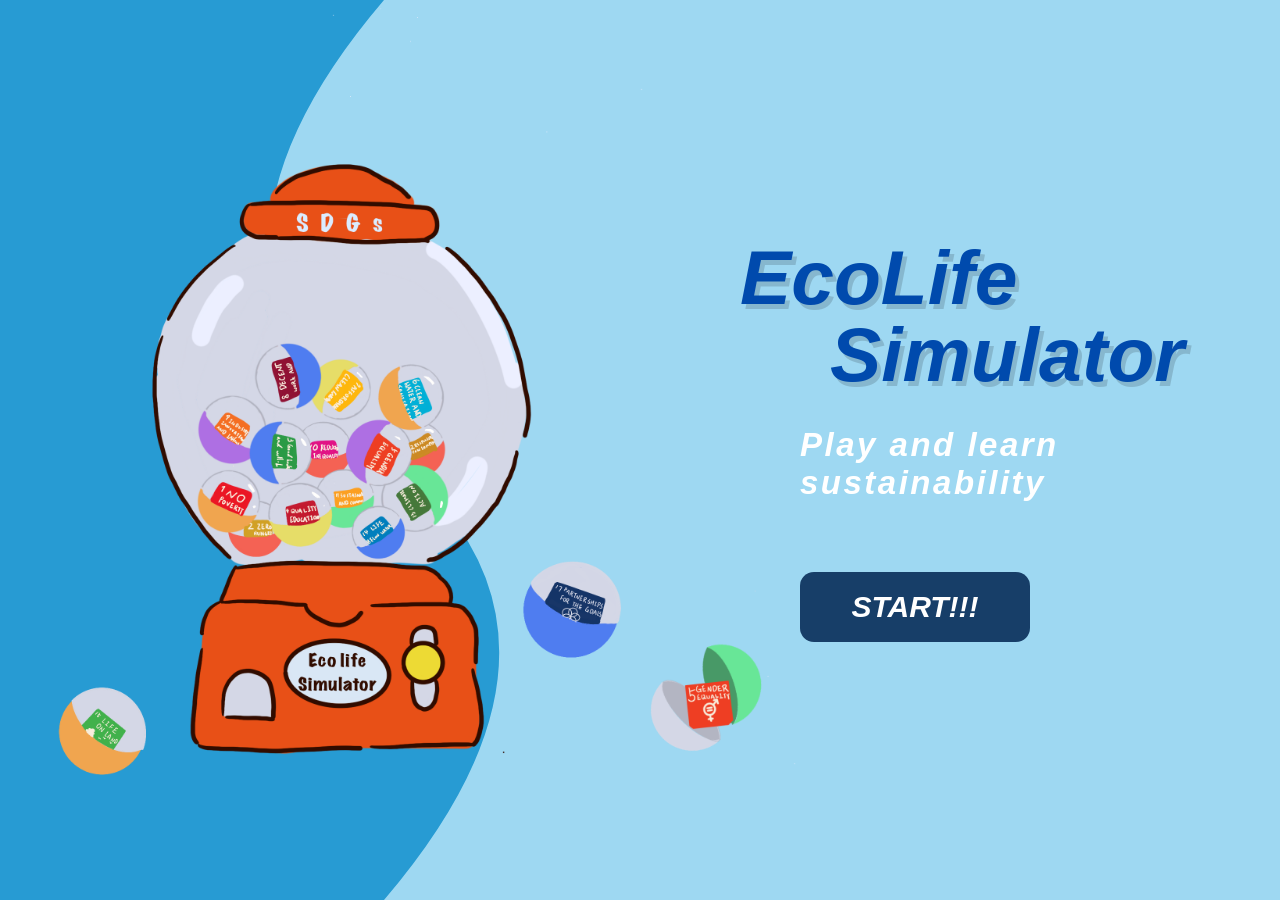
<file: index.html>
<!DOCTYPE html>
<html>
<head>
  <title>EcoLife Simulator</title>
  <link href="https://db.onlinewebfonts.com/c/b7c46534c8a2d55edd840bf49383777d?family=Ahkio-Regular" rel="stylesheet">
  <link rel="stylesheet" href="style.css">
</head>

<body>
  <div class="entrance-page">   
    <div class="wave-svg">
        <svg viewBox="0 0 200 100" preserveAspectRatio="none">
            <path d="M 100 0 Q 40 30 100 50 Q 160 70 100 100 L 0 100 L 0 0 Z" />
        </svg>
    </div>

    <div class="left-area">
        <img src="image/image1.png" class="gacha-img">
    </div>

    <div class="right-area">
        <h1>
            <span class="title-line1">EcoLife</span><br>
            <span class="title-line2">Simulator</span>
        </h1><br>
      
      <p>Play and learn sustainability</p>

      <button id="startBtn">START!!!</button>
    </div>

  </div>
  
  <script src="script.js"></script>
</body>
</html>
</file>
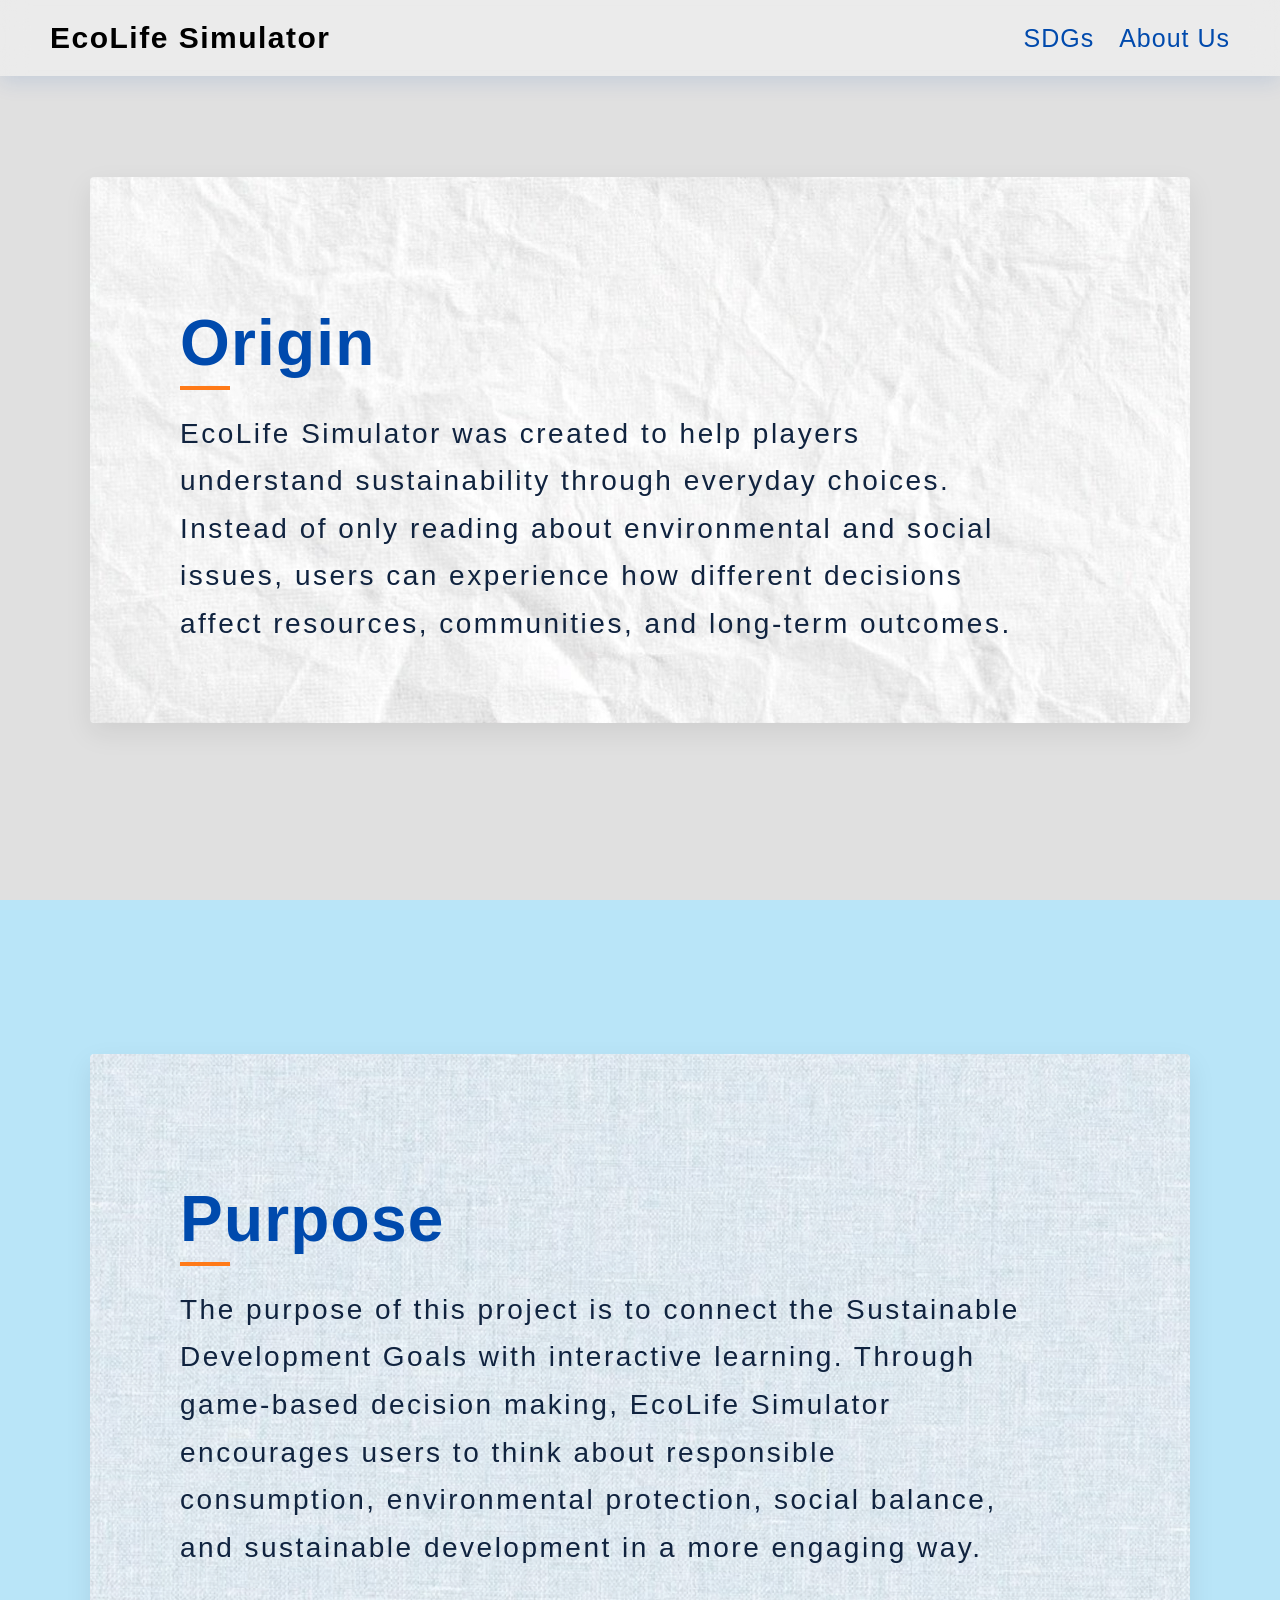
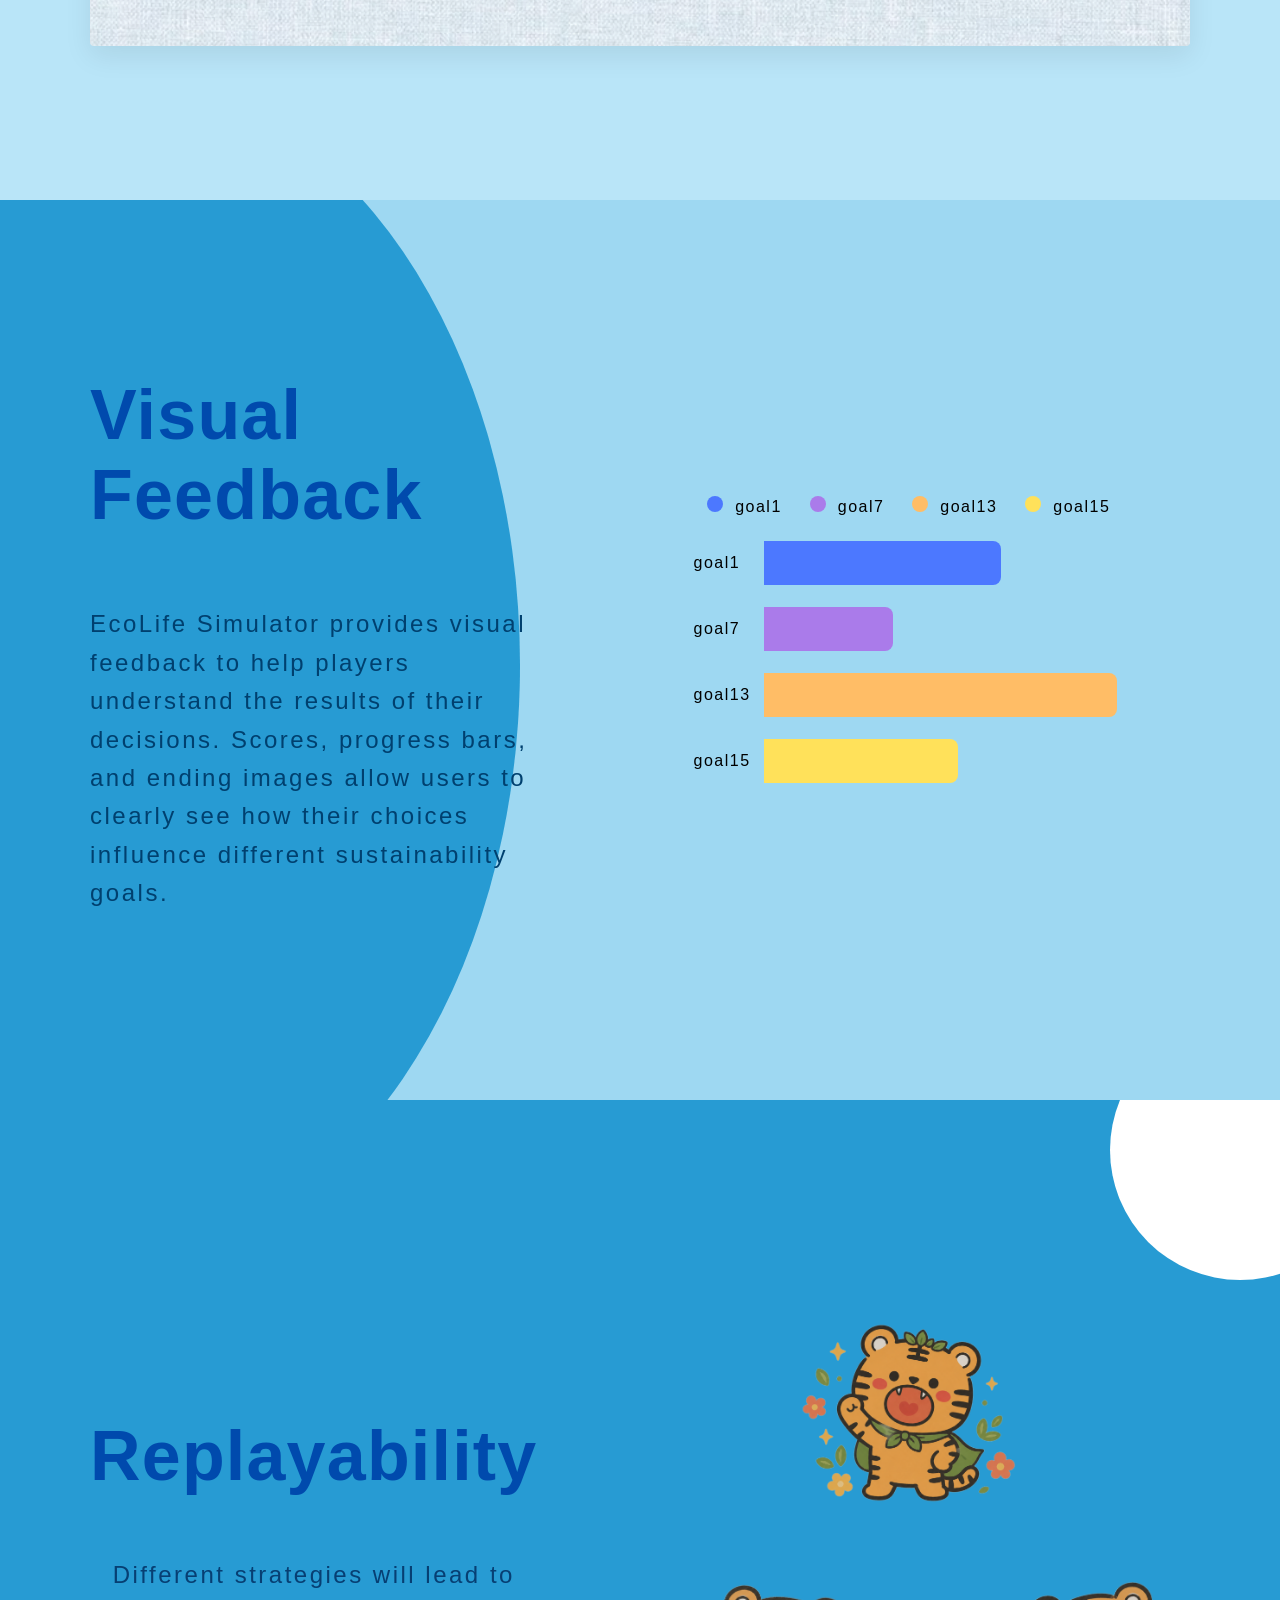
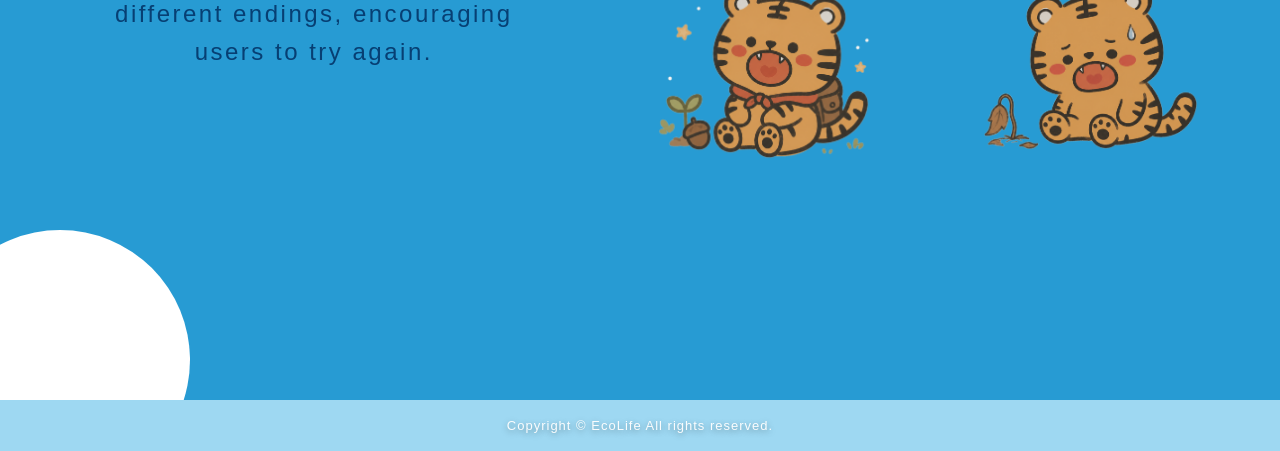
<file: about.html>
<!DOCTYPE html>
<html>
<head>
    <title>About Us - EcoLife Simulator</title>

    <link href="https://db.onlinewebfonts.com/c/b7c46534c8a2d55edd840bf49383777d?family=Ahkio-Regular" rel="stylesheet">

    <link rel="stylesheet" href="navbar.css">
    <link rel="stylesheet" href="entrance.css">
    <link rel="stylesheet" href="footer.css">
</head>

<body>
    <main class="page-content">
            <nav class="navbar">

    <a href="entrance.html" class="logo">
        EcoLife Simulator
    </a>

    <ul class="nav-links">

        <li>
            <a href="entrance.html#sdgs">
                SDGs
            </a>
        </li>

        <li class="dropdown">

            <a href="#" class="drop-btn">
                About Us
            </a>

            <ul class="dropdown-content">

                <a href="about.html#why">
                    Origin
                </a>

                <a href="about.html#purpose">
                    Purpose
                </a>

                <div class="sub-dropdown">

                    <button class="feature-btn" type="button">
                        Features ▸
                    </button>

                    <ul class="sub-dropdown-content">

                        <li>
                            <a href="about.html#visualfeedback">
                                Visual Feedback
                            </a>
                        </li>

                        <li>
                            <a href="about.html#replayability">
                                Replayability
                            </a>
                        </li>

                    </ul>

                </div>

                <a href="feedback.html">
                    Problem Feedback
                </a>

            </ul>

        </li>

    </ul>

</nav>


    <section id="why" class="info-section first-section">

        <div class="info-box">

            <h2>
                Origin
            </h2>

            <p>
                EcoLife Simulator was created to help players understand sustainability through everyday choices.
                Instead of only reading about environmental and social issues, users can experience how different
                decisions affect resources, communities, and long-term outcomes.
            </p>

        </div>

    </section>

    <section id="purpose" class="info-section">

        <div class="info-box">

            <h2>
                Purpose
            </h2>

            <p>
                The purpose of this project is to connect the Sustainable Development Goals with interactive learning.
                Through game-based decision making, EcoLife Simulator encourages users to think about responsible
                consumption, environmental protection, social balance, and sustainable development in a more engaging way.
            </p>

        </div>

    </section>

    <section id="visualfeedback" class="visualfeedback-section">

        <div class="visualfeedback-left">

            <h2>
                Visual Feedback
            </h2>

            <p>
                EcoLife Simulator provides visual feedback to help players understand the results of their decisions.
                Scores, progress bars, and ending images allow users to clearly see how their choices influence different
                sustainability goals.
            </p>

        </div>

        <div class="visualfeedback-right">

                <div class="visualfeedback-right">
                <div class="bar-chart">

                    <div class="legend">
                    <span><i class="dot blue"></i> goal1</span>
                    <span><i class="dot purple"></i> goal7</span>
                    <span><i class="dot orange"></i> goal13</span>
                    <span><i class="dot yellow"></i> goal15</span>
                    </div>

                    <div class="bar-row">
                    <span class="label">goal1</span>
                    <div class="bar blue-bar" style="width: 55%;"></div>
                    </div>

                    <div class="bar-row">
                    <span class="label">goal7</span>
                    <div class="bar purple-bar" style="width: 30%;"></div>
                    </div>

                    <div class="bar-row">
                    <span class="label">goal13</span>
                    <div class="bar orange-bar" style="width: 82%;"></div>
                    </div>

                    <div class="bar-row">
                    <span class="label">goal15</span>
                    <div class="bar yellow-bar" style="width: 45%;"></div>
                    </div>

                </div>
                </div>

            </section>

            <section id="replayability" class="replay-section">
                <div class="replay-text">
                    <h2>Replayability</h2>
                    <p>
                    Different strategies will lead to<br>
                    different endings, encouraging<br>
                    users to try again.
                    </p>
                </div>

                <div class="tiger-area">
                    <img src="image/tiger_ending_1_transparent.png" class="tiger tiger-top">
                    <img src="image/tiger_ending_2_transparent.png" class="tiger tiger-bottom">
                    <img src="image/tiger_ending_3_transparent.png" class="tiger tiger-right">
                </div>
            </section>
        </div>

        <script>
            function revealSections() {
                const sections = document.querySelectorAll(
                    ".info-section, .visualfeedback-section, .replay-section"
                );

                sections.forEach(section => {
                    const rect = section.getBoundingClientRect();
                    if (rect.top < window.innerHeight * 0.9) {
                        section.classList.add("visible");
                    }
                });
            }

            window.addEventListener("scroll", revealSections);
            window.addEventListener("load", revealSections);
        </script>

    <script src="entrance.js"></script>

    <footer class="copyright-footer">
        Copyright © EcoLife All rights reserved.
    </footer>
</body>
</html>
</file>
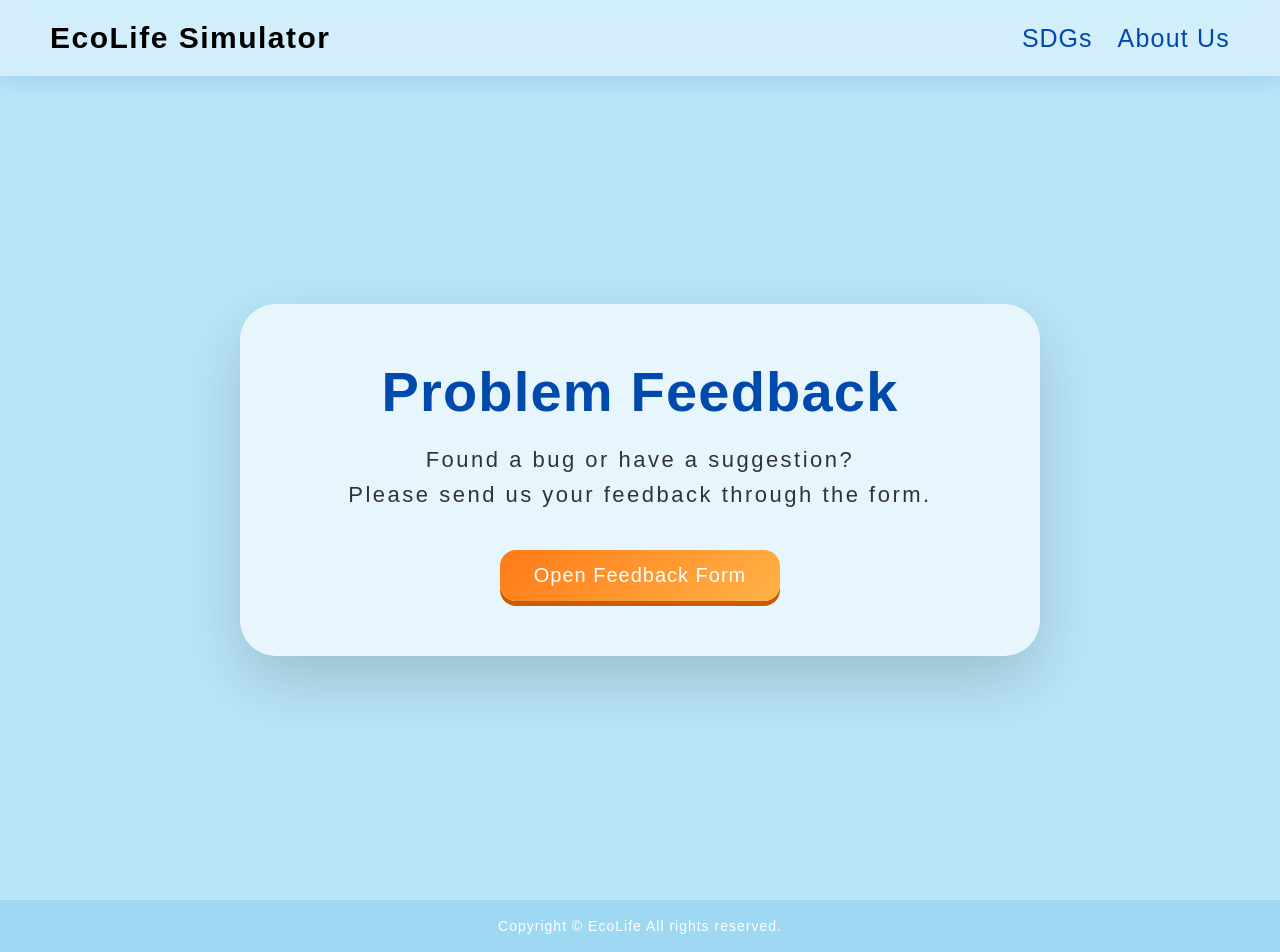
<file: feedback.html>
<!DOCTYPE html>
<html>

<head>
    <title>Problem Feedback - EcoLife Simulator</title>

    <link href="https://db.onlinewebfonts.com/c/b7c46534c8a2d55edd840bf49383777d?family=Ahkio-Regular"
        rel="stylesheet">

    <link rel="stylesheet" href="navbar.css">
    <link rel="stylesheet" href="entrance.css">
</head>

<body>

    <nav class="navbar">

        <a href="entrance.html" class="logo">
            EcoLife Simulator
        </a>

        <div class="nav-links">

            <a href="entrance.html#sdgs">
                SDGs
            </a>

            <div class="dropdown">

                <div class="drop-btn">
                    About Us
                </div>

                <div class="dropdown-content">

                    <a href="about.html#why">Origin</a>
                    <a href="about.html#purpose">Purpose</a>
                    <a href="about.html#visualfeedback">Visual Feedback</a>
                    <a href="about.html#replayability">Replayability</a>
                    <a href="feedback.html">Problem Feedback</a>

                </div>

            </div>

        </div>

    </nav>

    <section class="feedback-page-section">

        <div class="feedback-container">

            <h2>
                Problem Feedback
            </h2>

            <p class="feedback-subtitle">
                Found a bug or have a suggestion?<br>
                Please send us your feedback through the form.
            </p>

            <a
                href="https://docs.google.com/forms/d/e/1FAIpQLSf9xbyRLR6QxIdV9GsZCVmLryowrFpoWWyrpnHVjjainSAbBw/viewform?usp=header"
                target="_blank"
                rel="noopener noreferrer"
                class="feedback-google-btn"
            >
                Open Feedback Form
            </a>

        </div>

    </section>

    <footer class="feedback-footer">
        Copyright © EcoLife All rights reserved.
    </footer>

</body>

</html>
</file>
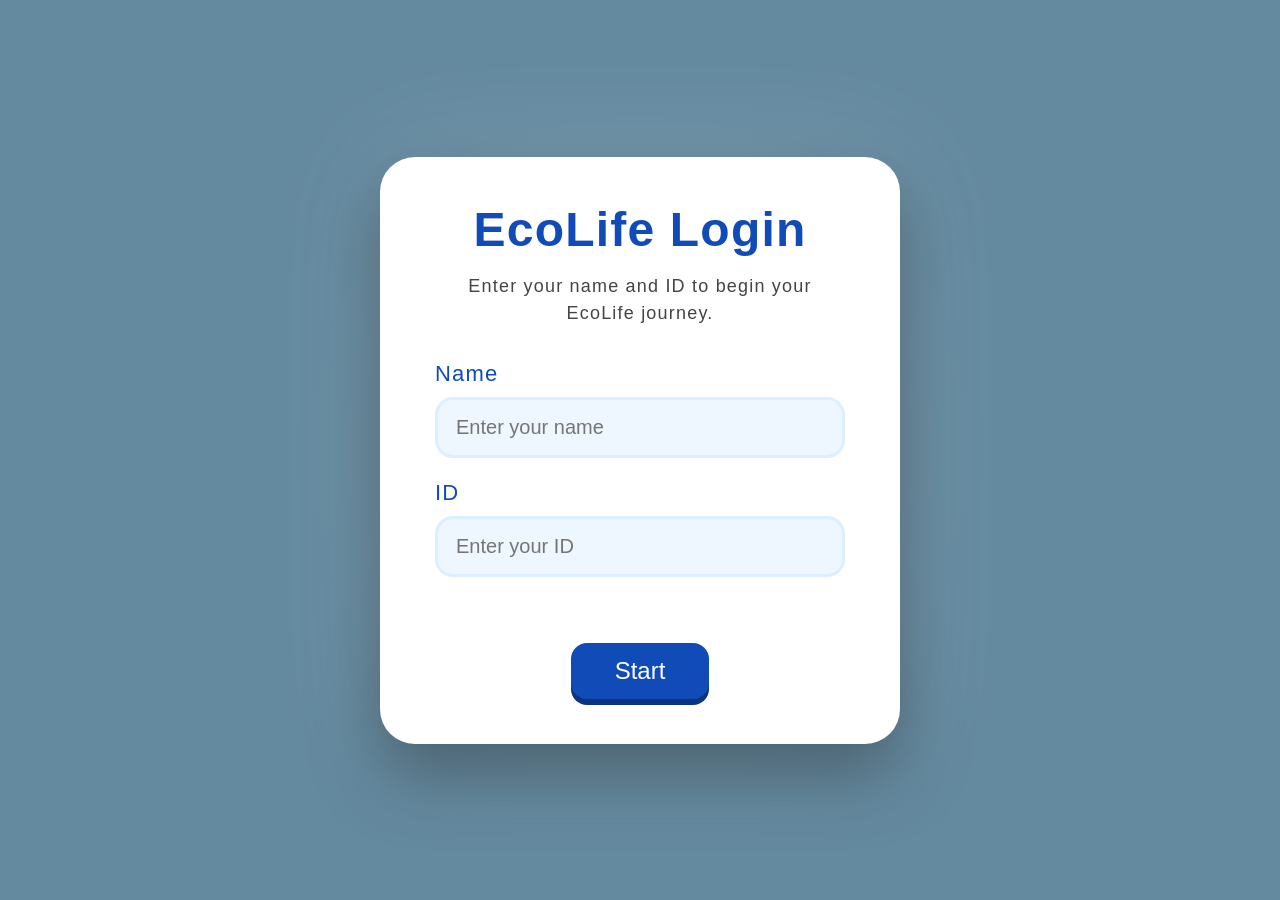
<file: login.html>
<!DOCTYPE html>
<html lang="en">
<head>
    <meta charset="UTF-8">

    <meta name="viewport" content="width=device-width, initial-scale=1.0">

    <title>EcoLife Login</title>

    <link href="https://db.onlinewebfonts.com/c/b7c46534c8a2d55edd840bf49383777d?family=Ahkio-Regular" rel="stylesheet">
    <link rel="stylesheet" href="login.css">
</head>

<body>

    <div class="login-page">

        <div class="login-card">

            <h1>
                EcoLife Login
            </h1>

            <p class="login-subtitle">
                Enter your name and ID to begin your EcoLife journey.
            </p>

            <div class="input-group">

                <label for="userName">
                    Name
                </label>

                <input 
                    type="text" 
                    id="userName" 
                    placeholder="Enter your name"
                >

            </div>

            <div class="input-group">

                <label for="userId">
                    ID
                </label>

                <input 
                    type="text" 
                    id="userId" 
                    placeholder="Enter your ID"
                >

            </div>

            <p id="loginMessage" class="login-message"></p>

            <button id="loginBtn">
                Start
            </button>

        </div>

    </div>

    <script src="login.js"></script>

</body>
</html>
</file>
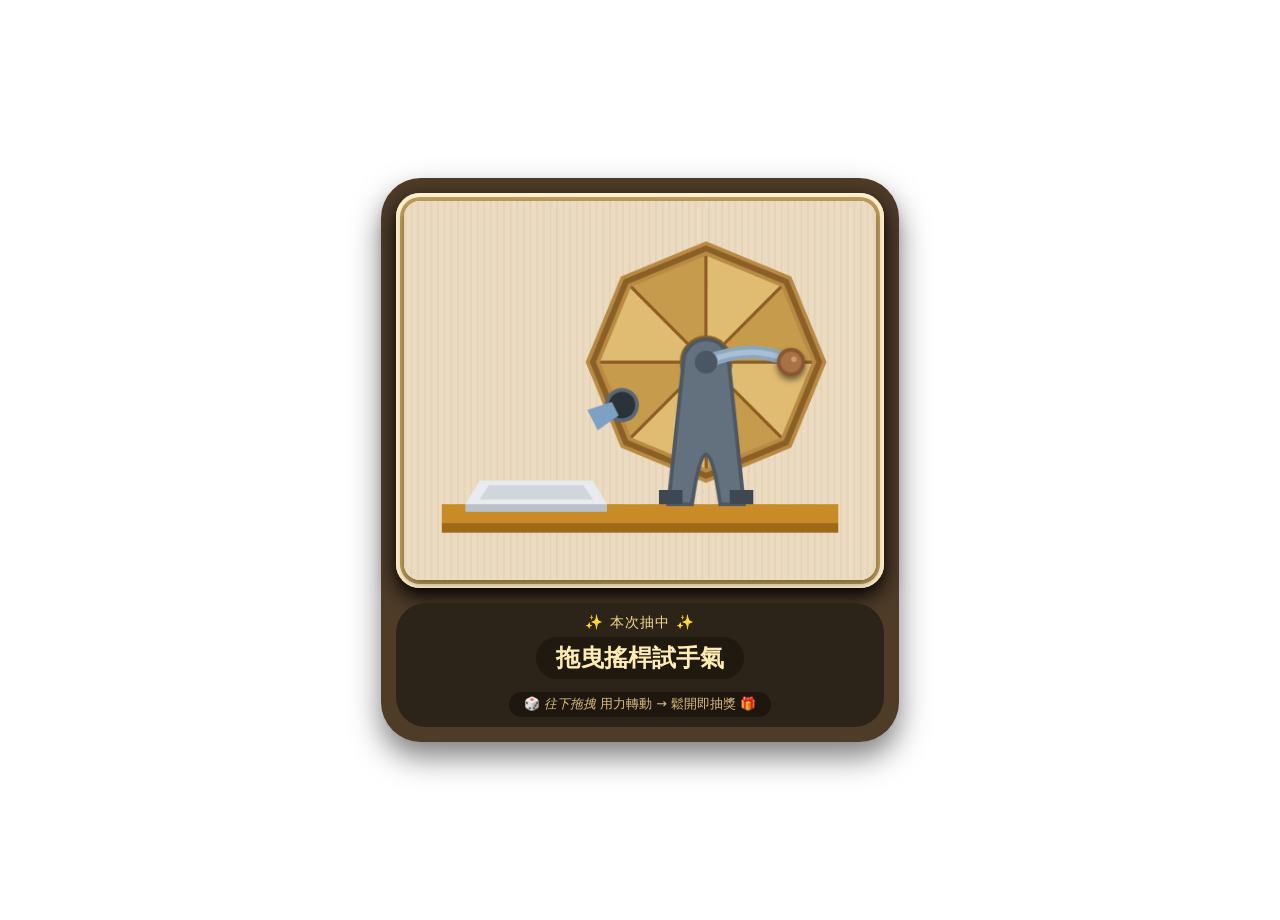
<file: lottery.html>
<!DOCTYPE html>
<html lang="zh-TW">
<head>
    <meta charset="UTF-8">
    <meta name="viewport" content="width=device-width, initial-scale=1.0, user-scalable=no, viewport-fit=cover">
    <title>手搖抽獎箱 - 網頁遊戲動畫</title>
    <style>
        * {
            user-select: none;
            -webkit-tap-highlight-color: transparent;
        }

        body {
            background: transparent;
            min-height: 100vh;
            display: flex;
            justify-content: center;
            align-items: center;
            font-family: 'Segoe UI', 'Poppins', 'Noto Sans TC', system-ui, -apple-system, 'Roboto', sans-serif;
            margin: 0;
            padding: 10px;
            overflow-x: hidden;
            overflow-y: auto;
        }

        .game-container {
            background: #4e3b28;
            border-radius: 40px;
            padding: 15px;
            box-shadow: 0 15px 30px rgba(0, 0, 0, 0.5);
            max-width: 95%;
            width: 100%;
            box-sizing: border-box;
            margin: auto;
        }

        .lottery-box {
            background: #e9c891;
            border-radius: 24px;
            padding: 8px;
            box-shadow: inset 0 0 0 4px #fef0cf, inset 0 0 0 8px #c2a15b, 0 8px 20px black;
        }

        canvas {
            display: block;
            margin: 0 auto;
            border-radius: 16px;
            box-shadow: 0 4px 10px rgba(0, 0, 0, 0.4);
            cursor: grab;
            background: #fdf8e7;
            max-width: 100%;
        }

        canvas:active {
            cursor: grabbing;
        }

        .info-panel {
            margin-top: 15px;
            background: #2c2418;
            border-radius: 30px;
            padding: 10px 15px;
            text-align: center;
        }

        .prize-label {
            font-size: 0.9rem;
            letter-spacing: 1px;
            color: #f5d98f;
            font-weight: 500;
        }

        .prize-value {
            font-size: 1.5rem;
            font-weight: bold;
            background: #1f1910;
            display: inline-block;
            padding: 5px 20px;
            border-radius: 30px;
            color: #ffecb3;
            margin: 5px 0;
        }

        .hint {
            margin-top: 8px;
            font-size: 0.8rem;
            color: #dbbc7c;
            background: #1e1710;
            display: inline-block;
            padding: 4px 15px;
            border-radius: 20px;
        }

        button {
            display: none; /* Hide reset button in game mode */
        }
    </style>
</head>
<body>
<div>
    <div class="game-container">
        <div class="lottery-box">
            <canvas id="lotteryCanvas" width="500" height="400" style="width:100%; height:auto; max-width:500px; aspect-ratio:500/400"></canvas>
        </div>
        <div class="info-panel">
            <div class="prize-label">✨ 本次抽中 ✨</div>
            <div class="prize-value" id="prizeDisplay">等待搖獎</div>
            <div class="hint">
                🎲 <i>往下拖拽</i> 用力轉動 → 鬆開即抽獎 🎁
            </div>
            <button id="resetTutorialBtn">🎰 重置 / 教學提示</button>
        </div>
    </div>
</div>

<script>
    (function(){
        // ---------- 抽獎箱動畫核心 ----------
        const canvas = document.getElementById('lotteryCanvas');
        const ctx = canvas.getContext('2d');
        
        canvas.width = 500;
        canvas.height = 400;
        
        let fixedPrize = null;
        let isWin = false;
        let ballColor = "#f5c500"; // Default gold

        // Listen for prize from parent
        window.addEventListener('message', (event) => {
            if (event.data.type === 'SET_PRIZE') {
                fixedPrize = event.data.prize;
                isWin = event.data.isWin;
                ballColor = isWin ? "#f5c500" : "#C0C0C0"; // Gold vs Silver
                console.log('Prize set to:', fixedPrize, 'Win:', isWin);
            }
        });

        function drawRandomPrize() {
            if (fixedPrize) return { name: fixedPrize, isWin: isWin };

            // Default fallback pool
            return { name: "⭐ 金幣 x50", isWin: true };
        }
        
        // ---------- 幾何參數 (符合 Garapon 造型) ----------
        const pivot = { x: 320, y: 170 };   
        const leverLength = 90;             
        const knobRadius = 15;              
        
        const MAX_ANGLE_DEG = 150;
        const MIN_ANGLE_DEG = -40;
        const MAX_ANGLE_RAD = MAX_ANGLE_DEG * Math.PI / 180;
        const MIN_ANGLE_RAD = MIN_ANGLE_DEG * Math.PI / 180;
        
        const TRIGGER_ANGLE_DEG = 40; 
        const TRIGGER_RAD = TRIGGER_ANGLE_DEG * Math.PI / 180;
        
        let currentAngle = 0.0;        
        let isDragging = false;         
        let isAnimating = false;        
        let showWinningBall = false;   
        
        let shakeOffsetX = 0;
        let shakeOffsetY = 0;
        
        let lastPrize = "✨ 快來搖一搖 ✨";
        const prizeDisplaySpan = document.getElementById('prizeDisplay');
        
        function updatePrizeUI(prizeText) {
            lastPrize = prizeText;
            prizeDisplaySpan.innerText = prizeText;
        }
        
        // ---------- 繪圖核心 ----------
        function drawGarapon(offsetX, offsetY, angleRad) {
            ctx.fillStyle = "#c88b28";
            ctx.fillRect(40 + offsetX, 320 + offsetY, 420, 20);
            ctx.fillStyle = "#9e6918";
            ctx.fillRect(40 + offsetX, 340 + offsetY, 420, 10);

            ctx.fillStyle = "#e8ecef";
            ctx.beginPath();
            ctx.moveTo(80 + offsetX, 295 + offsetY);
            ctx.lineTo(200 + offsetX, 295 + offsetY);
            ctx.lineTo(215 + offsetX, 320 + offsetY);
            ctx.lineTo(65 + offsetX, 320 + offsetY);
            ctx.fill();
            
            ctx.fillStyle = "#bac2c9";
            ctx.fillRect(65 + offsetX, 320 + offsetY, 150, 8);
            ctx.fillStyle = "#d0d6db";
            ctx.beginPath();
            ctx.moveTo(90 + offsetX, 300 + offsetY);
            ctx.lineTo(190 + offsetX, 300 + offsetY);
            ctx.lineTo(200 + offsetX, 315 + offsetY);
            ctx.lineTo(80 + offsetX, 315 + offsetY);
            ctx.fill();

            if (showWinningBall) {
                ctx.save();
                let bounceY = Math.sin(Date.now() * 0.008) * 4;
                ctx.beginPath();
                ctx.arc(140 + offsetX, 285 + offsetY + bounceY, 14, 0, Math.PI*2);
                ctx.fillStyle = ballColor; 
                ctx.fill();
                
                // Highlighting based on color
                ctx.fillStyle = isWin ? "#ffee88" : "#f0f0f0";
                ctx.beginPath();
                ctx.arc(135 + offsetX, 280 + offsetY + bounceY, 5, 0, Math.PI*2);
                ctx.fill();
                
                if (isWin) {
                    ctx.fillStyle = "#ffdd44";
                    ctx.font = "18px monospace";
                    ctx.fillText("✨", 105 + offsetX, 275 + offsetY + bounceY);
                    ctx.fillText("✨", 160 + offsetX, 270 + offsetY + bounceY);
                }
                ctx.restore();
            }

            ctx.save();
            ctx.translate(pivot.x + offsetX, pivot.y + offsetY);
            ctx.rotate(angleRad); 

            const radius = 120;
            const sides = 8; // 八邊形
            
            ctx.lineWidth = 3;
            ctx.strokeStyle = "#8b5c24";
            for (let i = 0; i < sides; i++) {
                ctx.beginPath();
                ctx.moveTo(0, 0);
                let a1 = i * Math.PI * 2 / sides;
                let a2 = (i + 1) * Math.PI * 2 / sides;
                ctx.lineTo(Math.cos(a1) * radius, Math.sin(a1) * radius);
                ctx.lineTo(Math.cos(a2) * radius, Math.sin(a2) * radius);
                ctx.closePath();
                ctx.fillStyle = (i % 2 === 0) ? "#dfbc72" : "#c69b4c";
                ctx.fill();
                ctx.stroke();
            }
// 木桶外框 (改為八邊形)
ctx.beginPath();
for (let i = 0; i < sides; i++) {
    let angle = i * Math.PI * 2 / sides;
    let x = Math.cos(angle) * radius;
    let y = Math.sin(angle) * radius;
    if (i === 0) ctx.moveTo(x, y);
    else ctx.lineTo(x, y);
}
ctx.closePath();
ctx.lineWidth = 14;
ctx.strokeStyle = "#b88a44";
ctx.stroke();

ctx.beginPath();
for (let i = 0; i < sides; i++) {
    let angle = i * Math.PI * 2 / sides;
    let x = Math.cos(angle) * radius;
    let y = Math.sin(angle) * radius;
    if (i === 0) ctx.moveTo(x, y);
    else ctx.lineTo(x, y);
}
ctx.closePath();
ctx.lineWidth = 6;
ctx.strokeStyle = "#8a6026";
ctx.stroke();

            ctx.save();
            ctx.rotate(Math.PI * 0.85); 
            ctx.beginPath();
            ctx.arc(radius - 20, 0, 16, 0, Math.PI*2);
            ctx.fillStyle = "#2c3338"; 
            ctx.fill();
            ctx.lineWidth = 4;
            ctx.strokeStyle = "#5a6875";
            ctx.stroke();
            
            ctx.fillStyle = "#7ca1c4";
            ctx.beginPath();
            ctx.moveTo(radius - 12, -8);
            ctx.lineTo(radius + 15, -12);
            ctx.lineTo(radius + 15, 12);
            ctx.lineTo(radius - 12, 8);
            ctx.fill();
            ctx.restore();

            ctx.beginPath();
            ctx.arc(0, 0, 25, 0, Math.PI*2);
            ctx.fillStyle = "#9e7131";
            ctx.fill();
            ctx.stroke();
            ctx.restore();

            ctx.save();
            ctx.translate(offsetX, offsetY);
            ctx.fillStyle = "#63707d"; 
            
            ctx.beginPath();
            ctx.arc(pivot.x, pivot.y, 24, Math.PI, 0); 
            ctx.lineTo(pivot.x + 40, 320); 
            ctx.lineTo(pivot.x + 15, 320);
            ctx.quadraticCurveTo(pivot.x, pivot.y + 45, pivot.x - 15, 320); 
            ctx.lineTo(pivot.x - 40, 320); 
            ctx.closePath();
            ctx.fill();

            ctx.lineWidth = 4;
            ctx.strokeStyle = "#4d5863";
            ctx.stroke();
            
            ctx.fillStyle = "#3e4852";
            ctx.fillRect(pivot.x - 50, 305, 25, 15);
            ctx.fillRect(pivot.x + 25, 305, 25, 15);
            ctx.restore();
        }
        
        function drawHandle(angleRad) {
            ctx.save();
            const handleX = pivot.x + Math.cos(angleRad) * leverLength;
            const handleY = pivot.y + Math.sin(angleRad) * leverLength;

            ctx.beginPath();
            ctx.moveTo(pivot.x, pivot.y);
            const cpX = pivot.x + Math.cos(angleRad - 0.4) * (leverLength * 0.6);
            const cpY = pivot.y + Math.sin(angleRad - 0.4) * (leverLength * 0.6);
            ctx.quadraticCurveTo(cpX, cpY, handleX, handleY);
            
            ctx.lineWidth = 14;
            ctx.strokeStyle = "#8da6bc"; 
            ctx.lineCap = "round";
            ctx.stroke();
            ctx.lineWidth = 6;
            ctx.strokeStyle = "#a8bfd4"; 
            ctx.stroke();

            ctx.beginPath();
            ctx.arc(pivot.x, pivot.y, 12, 0, Math.PI*2);
            ctx.fillStyle = "#4a5663";
            ctx.fill();

            ctx.shadowColor = "rgba(0,0,0,0.5)";
            ctx.shadowBlur = 6;
            ctx.shadowOffsetY = 4;
            ctx.beginPath();
            ctx.arc(handleX, handleY, knobRadius, 0, Math.PI*2);
            ctx.fillStyle = "#8a5732";
            ctx.fill();
            
            ctx.shadowColor = "transparent";
            ctx.beginPath();
            ctx.arc(handleX, handleY, knobRadius - 4, 0, Math.PI*2);
            ctx.fillStyle = "#a87146";
            ctx.fill();
            ctx.beginPath();
            ctx.arc(handleX + 3, handleY - 3, 3, 0, Math.PI*2);
            ctx.fillStyle = "#d19a6d"; 
            ctx.fill();

            ctx.restore();
        }
        
        function drawSparkles(angleRad, isMoving) {
            if(!isMoving && !isDragging) return;
            const handleX = pivot.x + Math.cos(angleRad) * leverLength;
            const handleY = pivot.y + Math.sin(angleRad) * leverLength;
            ctx.save();
            for(let i=0; i<4; i++) {
                let offX = (Math.sin(Date.now() * 0.015 + i) * 3);
                let offY = (Math.cos(Date.now() * 0.017 + i*2) * 2);
                ctx.beginPath();
                ctx.fillStyle = `rgba(255, 200, 80, ${0.5+Math.sin(Date.now()*0.02)*0.3})`;
                ctx.arc(handleX + offX, handleY + offY, 2.5, 0, Math.PI*2);
                ctx.fill();
            }
            ctx.restore();
        }
        
        function renderScene() {
            ctx.clearRect(0, 0, canvas.width, canvas.height);
            ctx.fillStyle = "#ebdbc0";
            ctx.fillRect(0, 0, canvas.width, canvas.height);
            for(let i=0;i<200;i++) {
                ctx.fillStyle = `rgba(140, 90, 40, 0.05)`;
                ctx.fillRect(i*7, 0, 2, canvas.height);
            }
            
            drawGarapon(shakeOffsetX, shakeOffsetY, currentAngle);
            drawHandle(currentAngle);
            
            let isActive = (isDragging || isAnimating);
            drawSparkles(currentAngle, isActive);
        }
        
        function startPrizeShakeAndReset(prizeInfo) {
            if(isAnimating) return;
            isAnimating = true;
            const prizeName = prizeInfo.name;
            updatePrizeUI(prizeName); // 即時顯示結果
            
            const startTime = performance.now();
            const duration = 600;
            const startAngle = currentAngle;
            const targetAngle = 0;
            
            let shakeIntensity = 6;
            let ballDropped = false;

            function shakeAndReturnAnim(now) {
                const elapsed = now - startTime;
                let progress = Math.min(1, elapsed / duration);
                const easeOut = 1 - Math.pow(1-progress, 2);
                currentAngle = startAngle + (targetAngle - startAngle) * easeOut;
                
                let shakeAmount = (progress < 0.7) ? shakeIntensity * (1 - progress/0.7) : shakeIntensity * 0.2 * (1 - (progress-0.7)/0.3);
                shakeOffsetX = (Math.sin(now * 0.045) * shakeAmount);
                shakeOffsetY = (Math.cos(now * 0.063) * shakeAmount);
                
                // 動畫中途掉球
                if (progress > 0.4 && !ballDropped) {
                    showWinningBall = true;
                    ballDropped = true;
                }

                renderScene();
                
                if(progress < 1) {
                    requestAnimationFrame(shakeAndReturnAnim);
                } else {
                    currentAngle = 0;
                    shakeOffsetX = 0;
                    shakeOffsetY = 0;
                    isAnimating = false;
                    renderScene(); 
                    
                    // Notify parent that lottery is done
                    setTimeout(() => {
                        window.parent.postMessage({ type: 'LOTTERY_DONE', prize: prizeName }, '*');
                    }, 1500);
                }
            }
            requestAnimationFrame(shakeAndReturnAnim);
        }
        
        function resetHandleWithoutPrize() {
            if(isAnimating) return;
            isAnimating = true;
            const startAngle = currentAngle;
            const startTime = performance.now();
            const duration = 280;
            
            function resetAnim(now) {
                const elapsed = now - startTime;
                let progress = Math.min(1, elapsed / duration);
                currentAngle = startAngle + (0 - startAngle) * (1 - Math.pow(1-progress, 2));
                renderScene();
                if(progress < 1) {
                    requestAnimationFrame(resetAnim);
                } else {
                    currentAngle = 0;
                    isAnimating = false;
                    renderScene();
                }
            }
            requestAnimationFrame(resetAnim);
        }
        
        function tryTriggerLottery() {
            if(isAnimating) return false;
            if(currentAngle >= TRIGGER_RAD) {
                const prize = drawRandomPrize();
                startPrizeShakeAndReset(prize);
                return true;
            } else {
                resetHandleWithoutPrize();
                return false;
            }
        }
        
        function getHandleCenterPosition(angleRad) {
            return {
                x: pivot.x + Math.cos(angleRad) * leverLength,
                y: pivot.y + Math.sin(angleRad) * leverLength
            };
        }
        
        function isHitOnKnob(mouseX, mouseY, angleRad) {
            const handlePos = getHandleCenterPosition(angleRad);
            const dist = Math.hypot(mouseX - handlePos.x, mouseY - handlePos.y);
            return dist <= knobRadius + 12;
        }
        
        let dragStartAngle = 0;
        let startPointerAngle = 0;
        
        function onPointerDown(e) {
            e.preventDefault();
            if(isAnimating) return;
            const point = e.touches ? e.touches[0] : e;
            const rect = canvas.getBoundingClientRect();
            let mouseX = (point.clientX - rect.left) * (canvas.width / rect.width);
            let mouseY = (point.clientY - rect.top) * (canvas.height / rect.height);
            
            if(isHitOnKnob(mouseX, mouseY, currentAngle)) {
                isDragging = true;
                showWinningBall = false; 
                canvas.style.cursor = 'grabbing';
                dragStartAngle = currentAngle;
                startPointerAngle = Math.atan2(mouseY - pivot.y, mouseX - pivot.x);
                
                window.addEventListener('mousemove', onPointerMove);
                window.addEventListener('mouseup', onPointerUp);
                canvas.addEventListener('touchmove', onPointerMove, { passive: false });
                canvas.addEventListener('touchend', onPointerUp);
                canvas.addEventListener('touchcancel', onPointerUp);
            }
        }
        
        function onPointerMove(e) {
            if(!isDragging || isAnimating) return;
            e.preventDefault();
            const point = e.touches ? e.touches[0] : e;
            const rect = canvas.getBoundingClientRect();
            let mouseX = (point.clientX - rect.left) * (canvas.width / rect.width);
            let mouseY = (point.clientY - rect.top) * (canvas.height / rect.height);
            
            let currentPointerAngle = Math.atan2(mouseY - pivot.y, mouseX - pivot.x);
            let deltaAngle = currentPointerAngle - startPointerAngle;
            
            if (deltaAngle > Math.PI) deltaAngle -= Math.PI * 2;
            if (deltaAngle < -Math.PI) deltaAngle += Math.PI * 2;
            
            let newAngle = dragStartAngle + deltaAngle;
            newAngle = Math.min(MAX_ANGLE_RAD, Math.max(MIN_ANGLE_RAD, newAngle));
            currentAngle = newAngle;
            
            renderScene();
        }
        
        function onPointerUp(e) {
            if(!isDragging) return;
            isDragging = false;
            canvas.style.cursor = 'grab';
            window.removeEventListener('mousemove', onPointerMove);
            window.removeEventListener('mouseup', onPointerUp);
            canvas.removeEventListener('touchmove', onPointerMove);
            canvas.removeEventListener('touchend', onPointerUp);
            canvas.removeEventListener('touchcancel', onPointerUp);
            
            if(!isAnimating) {
                tryTriggerLottery();
            }
        }
        
        function resetTutorial() {
            if(isAnimating) return;
            showWinningBall = false;
            if(Math.abs(currentAngle) > 0.05) {
                resetHandleWithoutPrize();
            } else {
                startPrizeShakeAndReset("✨ 重置完成 ✨");
                setTimeout(()=>{
                    if(!isAnimating) {
                        showWinningBall = false;
                        updatePrizeUI(" 拖曳搖桿試手氣 ");
                        renderScene();
                    }
                }, 600);
            }
        }
        
        function bindEvents() {
            canvas.addEventListener('mousedown', onPointerDown);
            canvas.addEventListener('touchstart', onPointerDown, { passive: false });
            canvas.style.cursor = 'grab';
            document.getElementById('resetTutorialBtn').addEventListener('click', resetTutorial);
            
            function loop() {
                if(!isDragging && !isAnimating) {
                    renderScene();
                }
                requestAnimationFrame(loop);
            }
            loop();
        }
        
        function init() {
            currentAngle = 0;
            isDragging = false;
            isAnimating = false;
            showWinningBall = false;
            renderScene();
            updatePrizeUI("拖曳搖桿試手氣");
            bindEvents();
        }
        
        init();
    })();
</script>
</body>
</html>
</file>
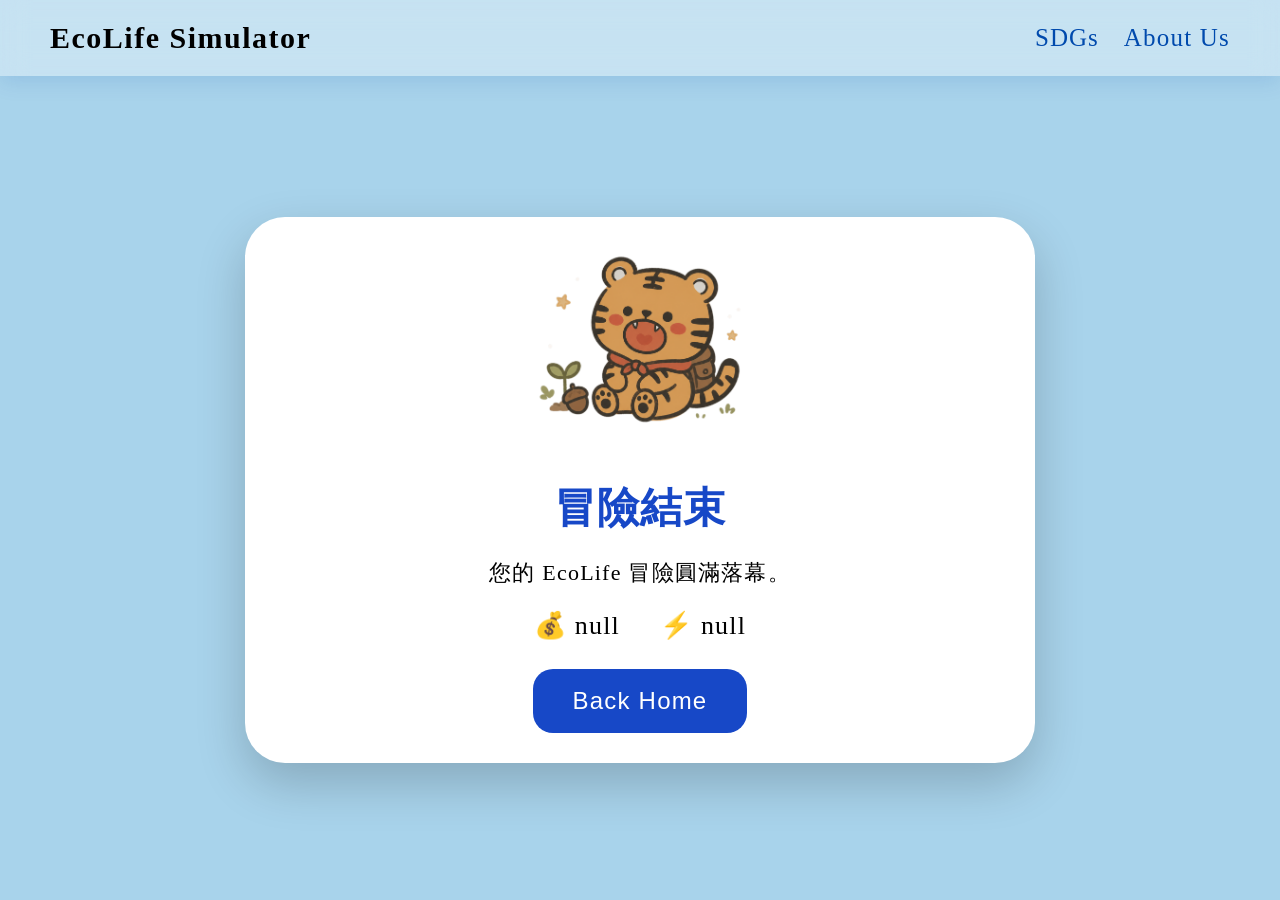
<file: result.html>
<!DOCTYPE html>
<html lang="en">

<head>

    <meta charset="UTF-8">

    <meta name="viewport"
          content="width=device-width, initial-scale=1.0">

    <title>EcoLife Result</title>

    <link href="https://db.onlinewebfonts.com/c/b7c46534c8a2d55edd840bf49383777d?family=Ahkio-Regular"
          rel="stylesheet">

    <link rel="stylesheet" href="navbar.css">
    <link rel="stylesheet" href="result.css">

</head>

<body>

    <nav class="navbar">

        <a href="entrance.html" class="logo">
            EcoLife Simulator
        </a>

        <div class="nav-links">

            <a href="sdgs_introduction.html">
                SDGs
            </a>

            <div class="dropdown">

                <div class="drop-btn">
                    About Us
                </div>

                <div class="dropdown-content">

                    <a href="about.html#why">Origin</a>
                    <a href="about.html#purpose">Purpose</a>
                    <a href="about.html#visualfeedback">Visual Feedback</a>
                    <a href="about.html#replayability">Replayability</a>

                </div>

            </div>

        </div>

    </nav>

    <div class="result-page">

        <div class="result-card">

            <img id="resultTiger"
                 class="result-tiger"
                 src="">

            <h1 id="resultTitle">
                You Win!
            </h1>

            <p id="resultText">
                You successfully achieved the SDG goal!
            </p>

            <div class="result-stats">

                <div id="finalMoney">
                    💰 0
                </div>

                <div id="finalEnergy">
                    ⚡ 0
                </div>

            </div>

            <button id="homeBtn">
                Back Home
            </button>

        </div>

    </div>

    <script src="result.js?v=10"></script>

</body>

</html>
</file>
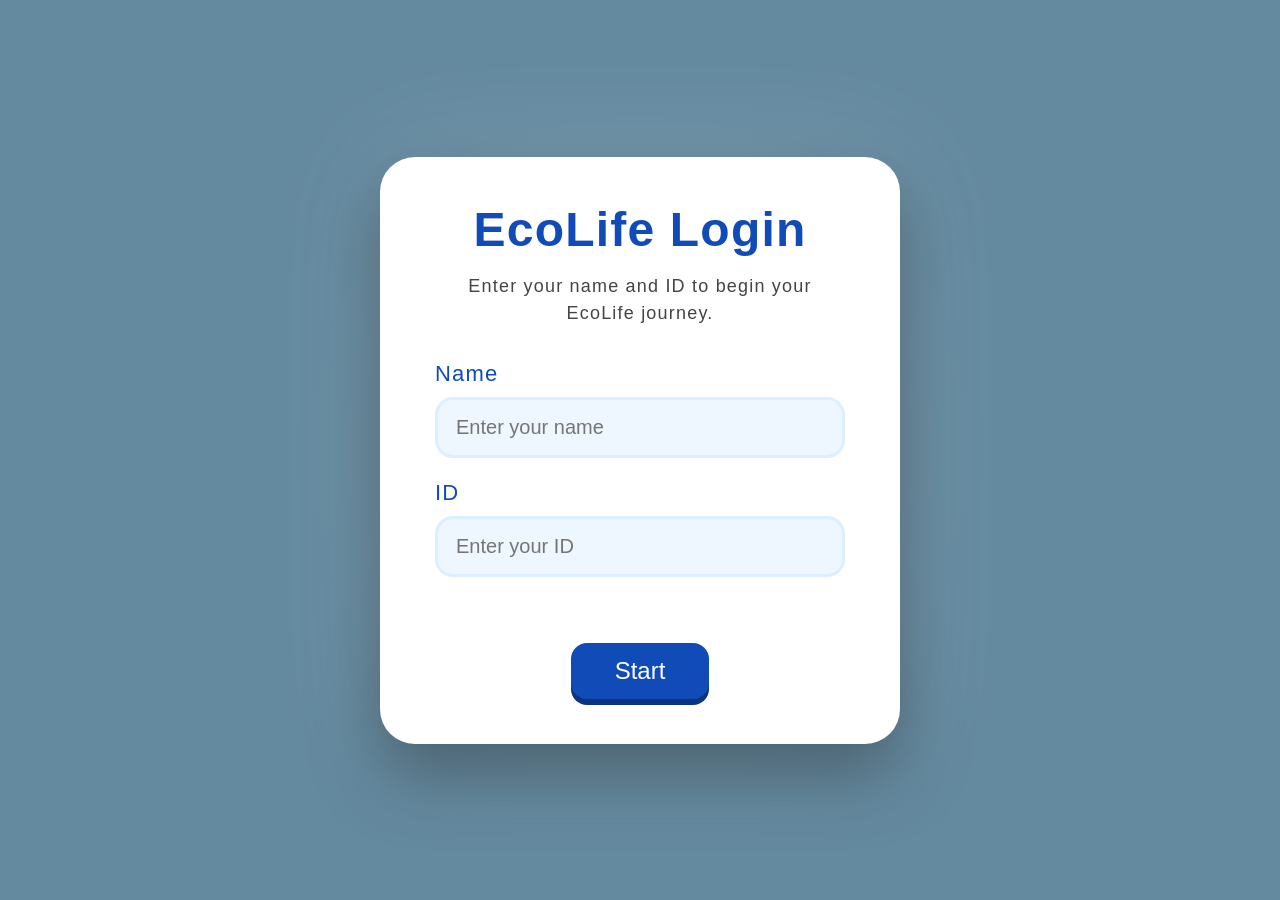
<file: tutorial.html>
<!DOCTYPE html>
<html lang="en">
<head>
    <meta charset="UTF-8">

    <meta name="viewport" content="width=device-width, initial-scale=1.0">

    <title>EcoLife Tutorial</title>

    <link href="https://db.onlinewebfonts.com/c/b7c46534c8a2d55edd840bf49383777d?family=Ahkio-Regular" rel="stylesheet">
    <link rel="stylesheet" href="navbar.css">
    <link rel="stylesheet" href="tutorial.css">
</head>

<body>

    <!-- NAVBAR -->
    <nav class="navbar">

        <a href="entrance.html" class="logo">
            EcoLife Simulator
        </a>

        <div class="nav-links">

            <a href="sdgs_introduction.html">
                SDGs
            </a>

            <div class="dropdown">

                <div class="drop-btn">
                    About Us
                </div>

                <div class="dropdown-content">

                    <a href="about.html#why">Origin</a>
                    <a href="about.html#purpose">Purpose</a>
                    <a href="about.html#visualfeedback">Visual Feedback</a>
                    <a href="about.html#replayability">Replayability</a>

                </div>

            </div>

        </div>

    </nav>

    <div class="tutorial-page">

        <!-- TUTORIAL CARD -->
        <div class="tutorial-scene" id="tutorialCard">

            <img src="image/tutorial-tiger.png" class="tutorial-tiger" alt="Tutorial Tiger">

            <div class="speech-bubble" id="tutorialDialog">

                <p id="tutorialText">
                    Welcome to EcoLife Simulator!
                </p>

                <button id="nextTutorialBtn">
                    Next
                </button>

            </div>

        </div>


        <!-- CATEGORY SECTION -->
        <div class="category-container" id="categoryContainer">

            <h2 class="category-title">
                Choose Your SDG Journey
            </h2>

            <p class="category-subtitle" id="categorySubtitle">
                Each path focuses on different Sustainable Development Goals.
            </p>

            <div class="category-grid">

                <div class="category-card" data-category="Environment">

                    <div class="category-icon">
                        🌱
                    </div>

                    <h3>
                        Environment
                    </h3>

                    <p>
                        Climate, nature, and sustainability.
                    </p>

                </div>


                <div class="category-card" data-category="Society">

                    <div class="category-icon">
                        🏙
                    </div>

                    <h3>
                        Society
                    </h3>

                    <p>
                        Equality, education, and well-being.
                    </p>

                </div>


                <div class="category-card" data-category="Development">

                    <div class="category-icon">
                        💡
                    </div>

                    <h3>
                        Development
                    </h3>

                    <p>
                        Innovation, energy, and cities.
                    </p>

                </div>


                <div class="category-card" data-category="Global">

                    <div class="category-icon">
                        🤝
                    </div>

                    <h3>
                        Global
                    </h3>

                    <p>
                        Peace and partnerships.
                    </p>

                </div>


                <div class="category-card random-card" data-category="Random">

                    <div class="category-icon">
                        🎲
                    </div>

                    <h3>
                        Random
                    </h3>

                    <p>
                        Let fate choose your journey.
                    </p>

                </div>

            </div>

        </div>

    </div>

    <script src="tutorial.js"></script>

</body>
</html>
</file>
<file: style.css>
* {
  box-sizing: border-box;
}

body {
  margin: 0;
  font-family: "Ahkio-Regular", Arial, sans-serif;
  overflow-x: hidden;
  overflow-y: auto;
}

.entrance-page {
  width: 100vw;
  height: 100vh;
  background: #9ed8f2;
  position: relative;
  display: flex;
  overflow: hidden;
}

.wave-svg {
  position: absolute;
  top: 0;
  left: 0;
  width: 60%;
  height: 100%;
  z-index: 0;
}

.wave-svg svg {
  width: 100%;
  height: 100%;
}

.wave-svg path {
  fill: #279bd3;
}

.left-area,
.right-area {
  position: relative;
  z-index: 1;
  height: 100%;
}

.left-area {
  flex: 1.10;
  display: flex;
  align-items: center;
  justify-content: center;
}


.right-area {
  flex: 0.90;
  display: flex;
  flex-direction: column;
  justify-content: center;
  padding-left: 0px;
}

.title-line1 {
  display: block;
  transform: translateX(-60px);  
}

.title-line2 {
  display: block;
  transform: translateX(30px); 
}

h1 {
  font-size: clamp(55px, 6vw, 100px);
  line-height: 0.5;
  margin: 0;
  color: #004aad;
  font-weight: 900;
  font-style: italic;
  text-shadow: 4px 5px 0 rgba(0, 0, 0, 0.15);
  letter-spacing: 3.5 px;
}

p {
  color: white;
  font-size: 33px;
  font-weight: bold;
  font-style: italic;
  margin: 35px 0 70px;
  letter-spacing: 2.5px;
}

button {
  width: 230px;
  padding: 18px 0;
  background: #173e68;
  color: white;
  border: none;
  border-radius: 14px;
  font-size: 30px;
  font-weight: bold;
  font-style: italic;
  cursor: pointer;
}

button:hover {
  transform: scale(1.05);
  background: #0f2d4d;
}

.gacha-img {
  width: 80vw;
  max-width: 800px;
  min-width: 350px;
  height: auto;
  transform: translateY(-50px);
}

@media (max-width: 900px) {
  .entrance-page {
    flex-direction: column;
  }

  .left-area,
  .right-area {
    flex: none;
    width: 100%;
    height: auto;
  }

  .left-area {
    justify-content: center;
    align-items: center;
  }

  .right-area {
    padding-left: 0;
    align-items: center;
    text-align: center;
  }

  .gacha-img {
    width: 60%;
    min-width: 250px;
    transform: translateY(-20px);
  }

  h1 {
    font-size: 42px;
    line-height: 1;
  }

  p {
    font-size: 20px;
  }

  button {
    width: 180px;
    font-size: 20px;
  }
}
</file>
<file: navbar.css>
/* =========================
   Navbar
========================= */

.navbar,
.navbar * {
    box-sizing: border-box;
}

.navbar {
  position: fixed;
  top: 0;
  left: 0;
  right: 0;
  width: 100%;
  z-index: 999;
  display: flex;
  justify-content: space-between;
  align-items: center;
  padding: 18px 50px;
  background: rgba(255, 255, 255, 0.35);
  backdrop-filter: blur(14px);
  box-shadow: 0 6px 20px rgba(0, 74, 173, 0.12);
  border-radius: 0;
}

.logo {
  color: #000;
  font-weight: bold;
  font-size: 30px;
  text-decoration: none;
  letter-spacing: 1.5px;
}

.nav-links {
  display: flex;
  align-items: center;
  gap: 25px;

  list-style: none;
  margin: 0;
  padding: 0;
}

.nav-links a {
  display: flex;
  text-decoration: none;
  color: #004aad;
  font-size: 25px;
  font-weight: lighter;
  letter-spacing: 1px;
  position: relative;
  align-items: center;
  height: 40px;
  transition: all 0.2s ease;
}

.nav-links a::after,
.drop-btn::after {
  content: "";
  position: absolute;
  left: 0;
  bottom: -5px;
  width: 0%;
  height: 2px;
  background: #004aad;
  transition: width 0.3s;
}

.nav-links a:hover::after,
.drop-btn:hover::after {
  width: 100%;
}

.nav-links a:hover {
  transform: translateY(-2px);
}

/* =========================
   Dropdown
========================= */

.dropdown {
  position: relative;
  display: flex;
  align-items: center;
}

.drop-btn {
  cursor: pointer;
  font-weight: lighter;
  font-size: 25px;
  color: #004aad;
  display: flex;
  align-items: center;
  position: relative;
  height: 40px;
}

.dropdown-content {
  position: absolute;

  top: calc(100% + 17px);
  right: -30px;

  display: flex;
  flex-direction: column;

  background: rgba(255, 255, 255, 0.55);
  border-radius: 0;
  padding: 12px 0;

  min-width: 220px;

  box-shadow: 0 12px 25px rgba(0,0,0,0.15);

  opacity: 0;
  visibility: hidden;
  pointer-events: none;

  transform: translateY(5px);
  transition: all 0.2s ease;

  z-index: 1000;
}

.dropdown-content.active {
  opacity: 1;
  visibility: visible;
  pointer-events: auto;
  transform: translateY(0);
}

.dropdown::after {
  content: "";
  position: absolute;
  top: 100%;
  right: -30px;
  width: 220px;
  height: 16px;
  background: transparent;
}

.dropdown:hover .dropdown-content {
  opacity: 1;
  visibility: visible;
  pointer-events: auto;
  transform: translateY(0);
}

.dropdown-content a {
  display: block;
  padding: 10px 18px;
  text-align: left;
  text-decoration: none;
  color: #004aad;
  font-size: 20px;
  white-space: nowrap;
}

.dropdown-content a:hover {
  background: #eef7ff;
}

/* =========================
   Features Sub Dropdown
========================= */

.sub-dropdown {
  position: relative;
}

.feature-btn {
  width: 100%;
  padding: 10px 18px;

  border: none;
  background: transparent;

  color: #004aad;
  font-family: "Ahkio-Regular", Arial, sans-serif;
  font-size: 20px;
  text-align: left;

  cursor: pointer;
}

.feature-btn:hover {
  background: #eef7ff;
}

.sub-dropdown-content {
  display: none;
  flex-direction: column;

  list-style: none;
  margin: 0;
  padding: 0;

  background: rgba(255, 255, 255, 0.65);
}

.sub-dropdown.active .sub-dropdown-content {
  display: flex;

  opacity: 1;
  visibility: visible;
  pointer-events: auto;
}

.back-to-game-btn {
    position: fixed;
    right: 32px;
    bottom: 32px;

    z-index: 99999;

    border: none;
    background: #114bb8;
    color: white;

    padding: 14px 26px;
    border-radius: 18px;

    font-family: "Ahkio-Regular", Arial, sans-serif;
    font-size: 20px;
    letter-spacing: 1px;

    cursor: pointer;

    box-shadow: 0 10px 25px rgba(0,0,0,0.22);
    transition: 0.2s;
}

.back-to-game-btn:hover {
    transform: translateY(-3px);
    background: #0d3f9c;
}

/* =========================
   Navbar Responsive
========================= */

@media (max-width: 768px) {
  .navbar {
    padding: 10px 15px;
  }

  .nav-links {
    gap: 15px;
  }

  .nav-links a,
  .drop-btn {
    font-size: 14px;
  }

  .logo {
    font-size: 20px;
  }

  .dropdown-content a,
  .feature-btn {
    font-size: 14px;
  }

  .back-to-game-btn {
    right: 18px;
    bottom: 18px;
    font-size: 16px;
    padding: 12px 20px;
  }
}
</file>
<file: entrance.css>
html {
  scroll-behavior: smooth;
}

* {
  box-sizing: border-box;
}

body {
  margin: 0;
  font-family: "Ahkio-Regular", Arial, sans-serif;
  overflow-x: hidden;
  overflow-y: auto;
  background: #9ed8f2;
  letter-spacing: 1.2px;
}

/* =========================
   Entrance Page
========================= */

.entrance-page {
  width: 100%;
  min-height: 120vh;
  background: #B9E5F8;
  position: relative;
  display: flex;
  overflow: hidden;
  height: auto;
  padding-top: 80px;
}

/* 拿掉左下角藍色方塊 */
.wave-svg {
  display: none;
}

.wave-svg svg {
  display: none;
}

.wave-svg path {
  display: none;
}

.left-area,
.right-area {
  position: relative;
  z-index: 1;
  height: 100%;
}

.left-area {
  flex: 1.10;
  display: flex;
  align-items: center;
  justify-content: center;
}

.right-area {
  flex: 0.90;
  display: flex;
  flex-direction: column;
  justify-content: center;
  padding-left: 0px;
}

.title-line1 {
  display: block;
  transform: translateX(-60px);
}

.title-line2 {
  display: block;
  transform: translateX(30px);
}

h1 {
  font-size: clamp(55px, 6vw, 100px);
  line-height: 0.5;
  margin: 200px 0 0 0;
  color: #004aad;
  font-weight: 900;
  font-family: "Ahkio-Regular", sans-serif;
  text-shadow: 4px 5px 0 rgba(0, 0, 0, 0.15);
  letter-spacing: 3.5px;
}

p {
  color: white;
  font-size: 33px;
  font-weight: lighter;
  font-family: "Ahkio-Regular", sans-serif;
  margin: 35px 0 70px;
  letter-spacing: 2.5px;
}

.start-btn {
  text-decoration: none;
  color: white;
  background: linear-gradient(135deg, #ff7a18, #ffb347);
  padding: 10px 22px;
  border-radius: 14px;
  font-size: 18px;
  letter-spacing: 1.2px;
  font-weight: lighter;
  display: inline-flex;
  width: fit-content;
  align-self: flex-start;
  margin-left: 120px;
  justify-content: center;
  box-shadow: 0 5px 0 #c85c00;
  transition: all 0.15s ease;
}

.start-btn:hover {
  transform: translateY(-2px) scale(1.05);
}

.start-btn:active {
  transform: translateY(3px);
  box-shadow: 0 2px 0 #c85c00;
}

.gacha-img {
  width: 90%;
  max-width: 800px;
  min-width: 350px;
  height: auto;
  transform: translateY(-30px);
  display: block;
  margin: 0 auto;
  animation: gachaEnter 1s cubic-bezier(.18,.89,.32,1.28) forwards;
}

/* =========================
   Shared Info Box Size
========================= */

#why .info-box,
#purpose .info-box {
  width: 90%;
  max-width: 1100px;
  min-height: 360px;

  padding: 75px 90px;

  border-radius: 4px;
  box-shadow: 0 10px 28px rgba(0, 0, 0, 0.08);

  text-align: left;
}


/* =========================
   Origin Section
========================= */

#why {
  min-height: 100vh;
  margin-top: 0;
  padding: 120px 0;

  background: #E0E0E0;

  display: flex;
  align-items: center;
  justify-content: center;
}

#why .info-box {
  background-image:
    linear-gradient(rgba(255, 255, 255, 0.25), rgba(255, 255, 255, 0.25)),
    url("image/paper.jpg");
  background-size: cover;
  background-position: center;
  background-repeat: no-repeat;
}

#why h2 {
  font-size: 64px;
  color: #004aad;
  margin-bottom: 30px;
}

#why p {
  max-width: 850px;
  margin: 0;
  font-size: 28px;
  line-height: 1.7;
  color: #10233f;
  text-align: left;
}


/* =========================
   Purpose Section
========================= */

#purpose {
  min-height: 100vh;
  margin-top: 0;
  padding: 120px 0;

  background: #B9E5F8;

  display: flex;
  align-items: center;
  justify-content: center;
}

#purpose .info-box {
  background-image:
    linear-gradient(rgba(255, 255, 255, 0.25), rgba(255, 255, 255, 0.25)),
    url("image/purpose-bg.png");
  background-size: cover;
  background-position: center;
  background-repeat: no-repeat;
}

#purpose h2 {
  font-size: 64px;
  color: #004aad;
  margin-bottom: 30px;
}

#purpose p {
  max-width: 850px;
  margin: 0;
  font-size: 28px;
  line-height: 1.7;
  color: #10233f;
  text-align: left;
}

#purpose .more-btn {
  display: inline-block;
  margin-top: 18px;

  position: relative;
  z-index: 10;

  color: #4b0082;
  font-size: 16px;
  font-weight: bold;
  text-decoration: underline;
}

/* =========================
   SDGs Section
========================= */

#sdgs {
  background: #bfecff;
  padding-left: 0;
  padding-right: 0;
}

#sdgs h2 {
  font-size: 64px;
  color: #004aad;
  margin-bottom: 20px;
}

#sdgs p {
  font-weight: lighter;
  font-size: 22px;
  color: #333;
}


/* =========================
   SDGs Layout
========================= */

.sdgs-container {
  display: grid;
  grid-template-columns: 1.6fr 1fr;
  align-items: center;
  gap: 40px;
  max-width: 1600px;
  margin: 0 auto;
}

.sdgs-img {
  display: flex;
  justify-content: center;
  transition-delay: 0.2s;
}

.sdgs-img img {
  width: 120%;
  max-width: none;
  overflow: visible;
  height: auto;
  transform: translateX(-30px);
}

.sdgs-text {
  text-align: left;
  min-width: 360px;
  margin-left: -40px;
  padding-right: 80px;
  transition-delay: 0.4s;
}

.sdgs-text h2 {
  font-size: 48px;
  color: #004aad;
  margin-bottom: 20px;
}

.sdgs-text p {
  font-size: 22px;
  color: #333;
  line-height: 1.6;
}

/* =========================
   More Button
========================= */

.more-btn {
  position: relative;
  z-index: 10;
}

/* =========================
   Reveal Animation
========================= */

.reveal {
  opacity: 0;
  transform: translateY(50px);
  transition: all 0.8s ease;
}

.reveal.show {
  opacity: 1;
  transform: translateY(0);
}

.info-section.show .reveal {
  opacity: 1;
  transform: translateY(0);
}

/* =========================
   Animation
========================= */

@keyframes gachaEnter {
  from {
    opacity: 0;
    transform: translateY(80px) scale(0.9);
  }

  to {
    opacity: 1;
    transform: translateY(-30px) scale(1);
  }
}

/* =========================
   Visual Feedback Section
========================= */

.visualfeedback-section {
  min-height: 100vh;
  background: #9ed8f2;
  display: flex;
  align-items: center;
  position: relative;
  overflow: hidden;
}

.visualfeedback-section::before {
  content: "";
  position: absolute;
  left: -280px;
  top: -120px;
  width: 800px;
  height: 130%;
  background: #279bd3;
  border-radius: 50%;
  z-index: 0;
}

.visualfeedback-left,
.visualfeedback-right {
  position: relative;
  z-index: 1;
}

.visualfeedback-left {
  width: 42%;
  padding-left: 90px;
  color: #236ece;
}

.visualfeedback-left h2 {
  font-size: 70px;
  margin-bottom: 70px;
  color: #004aad;
}

.visualfeedback-left p {
  font-size: 24px;
  font-weight: lighter;
  line-height: 1.6;
  color: #00406f;
}

.visualfeedback-right {
  width: 58%;
  display: flex;
  justify-content: center;
}

.bar-chart {
  width: 620px;
}

.legend {
  display: flex;
  justify-content: center;
  gap: 28px;
  margin-bottom: 25px;
  font-weight: lighter;
  letter-spacing: 1.5px;
}

.dot {
  width: 16px;
  height: 16px;
  border-radius: 50%;
  display: inline-block;
  margin-right: 6px;
}

.blue {
  background: #4c78ff;
}

.purple {
  background: #aa7bea;
}

.orange {
  background: #ffbd66;
}

.yellow {
  background: #ffe15a;
}

.bar-row {
  display: flex;
  align-items: center;
  margin: 22px 0;
}

.label {
  width: 70px;
  font-weight: lighter;
  letter-spacing: 1.5px;
}

.bar {
  height: 44px;
  border-radius: 0 8px 8px 0;
  transform: scaleX(0);
  transform-origin: left;
}

.blue-bar {
  background: #4c78ff;
  animation-delay: 0.1s;
}

.purple-bar {
  background: #aa7bea;
  animation-delay: 0.25s;
}

.orange-bar {
  background: #ffbd66;
  animation-delay: 0.4s;
}

.yellow-bar {
  background: #ffe15a;
  animation-delay: 0.55s;
}

.visualfeedback-section.show .bar {
  animation: growBar 1s ease-out forwards;
}

@keyframes growBar {
  from {
    transform: scaleX(0);
  }

  to {
    transform: scaleX(1);
  }
}

/* =========================
   Info Box
========================= */

.info-box {
  background: #ffffff;
  padding: 60px 80px;
  border-radius: 4px;
  text-align: left;

  box-shadow: 0 10px 30px rgba(0, 74, 173, 0.05);

  opacity: 1;
  transform: none;
}

.info-box h2 {
  font-size: 42px;
  color: #004aad;
  margin-bottom: 30px;
  position: relative;
  display: inline-block;
}

.info-box h2::after {
  content: "";
  position: absolute;
  left: 0;
  bottom: -10px;
  width: 50px;
  height: 4px;
  background: #ff7a18;
}

.info-box p {
  font-size: 18px;
  line-height: 1.8;
  margin-top: 20px;
}

.info-section.show .info-box {
  opacity: 1;
  transform: translateY(0);
}

.info-box:hover {
  transform: translateY(-6px) scale(1.01);
}

/* =========================
   Replayability Section
========================= */

.replay-section {
  min-height: 100vh;
  background: #279bd3;
  position: relative;
  overflow: hidden;
  display: flex;
  align-items: center;
}

.replay-section::before,
.replay-section::after {
  content: "";
  position: absolute;
  background: white;
  border-radius: 50%;
}

.replay-section::before {
  width: 260px;
  height: 260px;
  right: -90px;
  top: -80px;
}

.replay-section::after {
  width: 260px;
  height: 260px;
  left: -70px;
  bottom: -90px;
}

.replay-text {
  width: 42%;
  padding-left: 90px;
  z-index: 1;
  color: #004aad;
}

.replay-text h2 {
  font-size: 70px;
  margin-bottom: 60px;
}

.replay-text p {
  font-size: 24px;
  line-height: 1.6;
  color: #073f73;
  text-align: center;
}

.tiger-area {
  width: 58%;
  height: 520px;
  position: relative;
  z-index: 1;
}

.tiger {
  position: absolute;

  width: 18vw;
  max-width: 260px;
  min-width: 180px;
}

/* 上面 */
.tiger-top {
  top: 5%;
  left: 50%;
  transform: translateX(-50%);
}

/* 左下 */
.tiger-bottom {
  bottom: 8%;
  left: 15%;
}

/* 右下 */
.tiger-right {
  bottom: 10%;
  right: 10%;
}

.about-page{
    background: #9ed8f2;
}

.about-page {
    background: #9ed8f2;
}

.first-section {
    padding-top: 140px;
}

/* =========================
   Leaderboard Section
========================= */

.leaderboard-section {
    width: 100%;
    min-height: 80vh;

    background: #9ed8f2;

    display: flex;
    justify-content: center;
    align-items: center;

    padding: 100px 30px;
}

.leaderboard-container {
    width: 900px;
    max-width: 95%;

    background: rgba(255, 255, 255, 0.45);
    backdrop-filter: blur(10px);

    border-radius: 36px;
    padding: 45px 55px;

    box-shadow: 0 25px 60px rgba(0,0,0,0.18);

    text-align: center;
}

.leaderboard-container h2 {
    font-size: 58px;
    color: #004aad;
    margin-bottom: 12px;
}

.leaderboard-subtitle {
    font-size: 22px;
    color: #333;
    margin-bottom: 35px;
}

.leaderboard-list {
    display: flex;
    flex-direction: column;
    gap: 16px;
}

.leaderboard-row {
    display: grid;
    grid-template-columns: 80px 1fr 120px 140px;
    align-items: center;

    background: white;
    border-radius: 22px;

    padding: 18px 24px;

    box-shadow: 0 10px 25px rgba(0,0,0,0.08);
}

.leaderboard-rank {
    font-size: 28px;
    color: #114bb8;
}

.leaderboard-player {
    text-align: left;
}

.leaderboard-name {
    font-size: 24px;
    color: #114bb8;
    margin-bottom: 4px;
}

.leaderboard-id {
    font-size: 14px;
    color: #666;
}

.leaderboard-score {
    font-size: 28px;
    color: #1748c7;
}

.leaderboard-category {
    font-size: 16px;
    color: #333;
}

.empty-leaderboard {
    background: white;
    border-radius: 22px;
    padding: 28px;

    color: #666;
    font-size: 20px;
}

.leaderboard-tabs {
    display: flex;
    justify-content: center;
    gap: 14px;
    margin-bottom: 28px;
    flex-wrap: wrap;
}

.leaderboard-tab {
    border: none;
    background: #e9f4ff;
    color: #114bb8;

    padding: 12px 20px;
    border-radius: 16px;

    font-family: "Ahkio-Regular", Arial, sans-serif;
    font-size: 18px;

    cursor: pointer;
    transition: 0.2s;
}

.leaderboard-tab:hover {
    transform: translateY(-2px);
    background: #d3eaff;
}

.leaderboard-tab.active {
    background: #114bb8;
    color: white;
}

.leaderboard-tiger {
    width: 230px;
    max-width: 45%;
    height: auto;

    display: block;
    margin: 0 auto 10px auto;

    filter: drop-shadow(0 12px 18px rgba(0,0,0,0.18));

    animation: leaderboardTigerFloat 2.4s ease-in-out infinite;
}

@keyframes leaderboardTigerFloat {
    0% {
        transform: translateY(0);
    }

    50% {
        transform: translateY(-8px);
    }

    100% {
        transform: translateY(0);
    }
}
/* RWD */

@media (max-width: 768px) {

    .leaderboard-container {
        padding: 35px 24px;
    }

    .leaderboard-container h2 {
        font-size: 42px;
    }

    .leaderboard-row {
        grid-template-columns: 1fr;
        gap: 8px;
        text-align: center;
    }

    .leaderboard-player {
        text-align: center;
    }

}
/* =========================
   Responsive
========================= */

@media (max-width: 900px) {
  .entrance-page {
    flex-direction: column;
    height: auto;
    min-height: 100vh;
    padding-top: 90px;
  }

  .left-area,
  .right-area {
    flex: 1;
    width: 100%;
  }

  .gacha-img {
    width: 90%;
    max-width: 100%;
    height: auto;
    transform: none;
  }

  .title-line1,
  .title-line2 {
    transform: translateX(0);
    display: block;
    width: 100%;
    text-align: center;
  }

  h1 {
    font-size: 52px;
    line-height: 1.2;
    margin: 40px 0 0 0;
    text-align: center;
    text-shadow: 2px 3px 0 rgba(0, 0, 0, 0.1);
  }

  p {
    font-size: 24px;
    margin: 20px auto 40px;
    width: 90%;
    line-height: 1.4;
    text-align: center;
  }

  .start-btn {
    width: 200px;
    font-size: 24px;
    padding: 15px 0;
    margin: 0 auto 50px;
  }

  .visualfeedback-section {
    flex-direction: column;
    padding: 80px 30px;
  }

  .visualfeedback-section::before {
    display: none;
  }

  .visualfeedback-left,
  .visualfeedback-right {
    width: 100%;
    padding-left: 0;
    text-align: center;
  }

  .visualfeedback-left h2 {
    font-size: 48px;
    margin-bottom: 30px;
  }

  .visualfeedback-left p {
    font-size: 20px;
  }

  .bar-chart {
    width: 100%;
  }

  .sdgs-container {
    grid-template-columns: 1fr;
    text-align: center;
  }

  .sdgs-img img {
    width: 100%;
    transform: translateX(0);
  }

  .sdgs-text {
    text-align: center;
    min-width: auto;
    margin-left: 0;
    padding-right: 0;
  }

  .sdgs-text h2 {
    font-size: 42px;
  }

  .sdgs-text p {
    font-size: 20px;
  }

  .replay-section {
    flex-direction: column;
    padding: 80px 30px;
  }

  .replay-text {
    width: 100%;
    padding-left: 0;
    text-align: center;
  }

  .tiger-area {
    width: 100%;
    height: auto;

    display: flex;
    justify-content: center;
    gap: 20px;
  }

  .tiger {
    position: static;
    width: 120px;
  }
}

@media (max-width: 768px) {
  .navbar {
    padding: 10px 15px;
  }

  .nav-links {
    gap: 15px;
  }

  .nav-links a {
    font-size: 14px;
  }

  .start-btn {
    font-size: 14px;
    padding: 8px 14px;
  }
}

@media (max-width: 380px) {
  h1 {
    font-size: 42px;
  }

  p {
    font-size: 20px;
  }
}

@media (min-width: 1400px) {
  .tiger-top {
    top: 20px;
  }

  .tiger-bottom {
    bottom: 30px;
  }

  .tiger-right {
    bottom: 40px;
  }
}

/* =========================
   Problem Feedback Section
========================= */

.feedback-section {
    width: 100%;
    min-height: 100vh;

    background: #B9E5F8;

    display: flex;
    justify-content: center;
    align-items: center;

    padding: 120px 30px;
}

.feedback-container {
    width: 850px;
    max-width: 95%;

    background: rgba(255, 255, 255, 0.65);
    backdrop-filter: blur(10px);

    border-radius: 36px;
    padding: 55px 60px;

    box-shadow: 0 25px 60px rgba(0, 0, 0, 0.16);

    text-align: center;
}

.feedback-container h2 {
    font-size: 56px;
    color: #004aad;
    margin: 0 0 18px;
}

.feedback-subtitle {
    font-size: 21px;
    color: #333;
    line-height: 1.6;
    margin: 0 auto 38px;
    max-width: 650px;
}

.feedback-form {
    display: flex;
    flex-direction: column;
    gap: 24px;
}

.feedback-field {
    text-align: left;
}

.feedback-field label {
    display: block;

    color: #004aad;

    font-size: 20px;
    margin-bottom: 10px;
    letter-spacing: 1px;
}

.feedback-field input,
.feedback-field select,
.feedback-field textarea {
    width: 100%;

    border: none;
    outline: none;

    border-radius: 18px;
    padding: 16px 18px;

    font-family: "Ahkio-Regular", Arial, sans-serif;
    font-size: 18px;

    background: #ffffff;
    color: #10233f;

    box-shadow: 0 8px 22px rgba(0, 0, 0, 0.08);
}

.feedback-field textarea {
    resize: vertical;
    line-height: 1.6;
}

.feedback-submit-btn {
    align-self: center;

    border: none;
    cursor: pointer;

    color: white;
    background: linear-gradient(135deg, #ff7a18, #ffb347);

    padding: 14px 34px;
    border-radius: 16px;

    font-family: "Ahkio-Regular", Arial, sans-serif;
    font-size: 20px;
    letter-spacing: 1px;

    box-shadow: 0 5px 0 #c85c00;

    transition: all 0.15s ease;
}

.feedback-submit-btn:hover {
    transform: translateY(-2px) scale(1.04);
}

.feedback-submit-btn:active {
    transform: translateY(3px);
    box-shadow: 0 2px 0 #c85c00;
}

.feedback-success {
    display: none;

    margin-top: 10px;
    padding: 16px 20px;

    background: #ffffff;
    color: #004aad;

    border-radius: 18px;

    font-size: 18px;
    box-shadow: 0 8px 20px rgba(0, 0, 0, 0.08);
}

.feedback-success.show {
    display: block;
}

/* =========================
   Problem Feedback Section
========================= */

.feedback-section {
    width: 100%;
    min-height: 70vh;

    background: #B9E5F8;

    display: flex;
    justify-content: center;
    align-items: center;

    padding: 100px 30px;
}

.feedback-container {
    width: 800px;
    max-width: 95%;

    background: rgba(255, 255, 255, 0.65);
    backdrop-filter: blur(10px);

    border-radius: 36px;
    padding: 55px 60px;

    box-shadow: 0 25px 60px rgba(0, 0, 0, 0.16);

    text-align: center;
}

.feedback-container h2 {
    font-size: 56px;
    color: #004aad;
    margin: 0 0 18px;
}

.feedback-subtitle {
    font-size: 22px;
    color: #333;
    line-height: 1.6;
    margin: 0 auto 38px;
    max-width: 620px;
}

.feedback-google-btn {
    display: inline-flex;
    align-items: center;
    justify-content: center;

    text-decoration: none;

    color: white;
    background: linear-gradient(135deg, #ff7a18, #ffb347);

    padding: 14px 34px;
    border-radius: 16px;

    font-family: "Ahkio-Regular", Arial, sans-serif;
    font-size: 20px;
    letter-spacing: 1px;

    box-shadow: 0 5px 0 #c85c00;

    transition: all 0.15s ease;
}

.feedback-google-btn:hover {
    transform: translateY(-2px) scale(1.04);
}

.feedback-google-btn:active {
    transform: translateY(3px);
    box-shadow: 0 2px 0 #c85c00;
}

/* RWD */
@media (max-width: 768px) {
    .feedback-section {
        padding: 80px 20px;
    }

    .feedback-container {
        padding: 40px 24px;
    }

    .feedback-container h2 {
        font-size: 40px;
    }

    .feedback-subtitle {
        font-size: 18px;
    }

    .feedback-google-btn {
        font-size: 17px;
        padding: 12px 26px;
    }
}

/* =========================
   Feedback Page
========================= */

.feedback-page-section {
    width: 100%;
    min-height: 100vh;

    background: #B9E5F8;

    display: flex;
    justify-content: center;
    align-items: center;

    padding: 140px 30px 80px;
}

.feedback-footer {
    width: 100%;
    background: #9ed8f2;
    color: white;

    text-align: center;
    padding: 18px 0;

    font-size: 14px;
    letter-spacing: 1px;
}
</file>
<file: footer.css>
html,
body {
    margin: 0;
    min-height: 100%;
}

body {
    min-height: 100vh;

    display: flex;
    flex-direction: column;
    align-items: stretch;
}

.page-content {
    flex: 1;
    width: 100%;
}

.copyright-footer {
    width: 100%;

    text-align: center;

    padding: 18px 0;

    font-family: "Ahkio-Regular", Arial, sans-serif;
    font-size: 13px;
    letter-spacing: 1px;

    color: rgba(255, 255, 255, 0.95);
    text-shadow: 0 2px 6px rgba(0, 0, 0, 0.35);

    background: transparent;
}
</file>
<file: login.css>
* {
    margin: 0;
    padding: 0;
    box-sizing: border-box;
}

body {
    font-family: "Ahkio-Regular", Arial, sans-serif;
    background: #a9d8f0;
    letter-spacing: 1.2px;
}

.login-page {
    width: 100vw;
    min-height: 100vh;

    display: flex;
    justify-content: center;
    align-items: center;

    background:
        radial-gradient(circle at center, rgba(255,255,255,0.08), transparent 45%),
        rgba(45, 75, 95, 0.55);

    padding: 30px;
}

.login-card {
    width: 520px;
    max-width: 92%;

    background: white;
    border-radius: 35px;
    padding: 45px 55px;

    text-align: center;

    box-shadow:
        0 30px 70px rgba(0,0,0,0.35),
        0 0 120px rgba(255,255,255,0.18);
}

.login-card h1 {
    font-size: 48px;
    color: #114bb8;
    margin-bottom: 16px;
}

.login-subtitle {
    font-size: 18px;
    color: #444;
    line-height: 1.5;
    margin-bottom: 34px;
}

.input-group {
    width: 100%;
    margin-bottom: 22px;
    text-align: left;
}

.input-group label {
    display: block;
    font-size: 22px;
    color: #114bb8;
    margin-bottom: 10px;
}

.input-group input {
    width: 100%;
    padding: 16px 18px;

    border: 3px solid #dceeff;
    border-radius: 18px;

    font-family: "Ahkio-Regular", Arial, sans-serif;
    font-size: 20px;

    outline: none;
    background: #eef7ff;
}

.input-group input:focus {
    border-color: #114bb8;
    background: white;
}

.login-message {
    min-height: 26px;
    font-size: 17px;
    color: #d9534f;
    margin-bottom: 18px;
}

#loginBtn {
    padding: 14px 44px;
    border: none;
    border-radius: 16px;

    background: #114bb8;
    color: white;

    font-family: "Ahkio-Regular", Arial, sans-serif;
    font-size: 24px;

    cursor: pointer;
    box-shadow: 0 6px 0 #0b347f;
}

#loginBtn:hover {
    transform: translateY(-2px);
}

@media (max-width: 600px) {
    .login-card {
        padding: 35px 28px;
    }

    .login-card h1 {
        font-size: 36px;
    }

    .login-subtitle {
        font-size: 16px;
    }

    .input-group label {
        font-size: 20px;
    }

    .input-group input {
        font-size: 18px;
    }
}
</file>
<file: result.css>
body{
    margin: 0;
    padding: 0;
    font-family: "Ahkio-Regular";
    background: #a8d3eb;
    letter-spacing: 1.2px;
    width: 100vw;
    height: 100vh;
    overflow: hidden;
}

.result-page{
    width: 100vw;
    height: 100vh;
    padding-top: 100px;
    padding-bottom: 20px;
    display: flex;
    justify-content: center;
    align-items: center;
    box-sizing: border-box;
    overflow: hidden;
}

.result-card{
    width: 700px;
    max-width: 90%;
    max-height: calc(100vh - 130px);
    background: white;
    border-radius: 40px;
    padding: 30px 45px;
    text-align: center;
    box-shadow: 0 20px 50px rgba(0,0,0,0.2);
    overflow: hidden;
}

.result-tiger{
    width: 220px;
    margin-bottom: 16px;
}

#resultTitle{
    color: #1748c7;
    font-size: 42px;
    margin-bottom: 10px;
}

#resultText{
    font-size: 22px;
    margin-bottom: 22px;
}

.result-stats{
    display: flex;
    justify-content: center;
    gap: 40px;
    font-size: 26px;
    margin-bottom: 28px;
}

#homeBtn{
    border: none;
    background: #1748c7;
    color: white;
    font-size: 24px;
    padding: 18px 40px;
    border-radius: 20px;
    cursor: pointer;
    font-family: "Ahkio-Regular", sans-serif;
    letter-spacing: 1.2px;
}
</file>
<file: tutorial.css>
* {
    margin: 0;
    padding: 0;
    box-sizing: border-box;
}

body {
    font-family: "Ahkio-Regular", Arial, sans-serif;
    background: #a9d8f0;
    letter-spacing: 1.2px;
}

.tutorial-page {
    min-height: 100vh;
    padding: 120px 30px 30px;
    display: flex;
    justify-content: center;
    align-items: center;
    background:
        radial-gradient(circle at center, rgba(255,255,255,0.08), transparent 45%),
        rgba(45, 75, 95, 0.55);
}

/* TUTORIAL */

.tutorial-scene {
    display: none;
    align-items: center;
    gap: 40px;
}

.tutorial-tiger {
    width: 260px;
    filter: drop-shadow(0 16px 12px rgba(0,0,0,0.25));
}

.speech-bubble {
    position: relative;

    width: 620px;
    min-height: 260px;

    background: white;
    border-radius: 35px;
    padding: 55px 70px;

    display: flex;
    flex-direction: column;
    justify-content: center;
    align-items: center;

    box-shadow: 0 30px 70px rgba(0,0,0,0.35);
}

.speech-bubble p {
    font-size: 30px;
    line-height: 1.45;
    text-align: center;
    margin-bottom: 34px;
}

.speech-bubble::before {
    content: "";

    position: absolute;
    left: -55px;
    top: 50%;

    transform: translateY(-50%);

    width: 0;
    height: 0;

    border-top: 28px solid transparent;
    border-bottom: 28px solid transparent;
    border-right: 58px solid white;
}

#nextTutorialBtn {
    padding: 14px 34px;

    border: none;
    border-radius: 16px;

    background: #114bb8;
    color: white;

    font-family: "Ahkio-Regular", Arial, sans-serif;
    font-size: 22px;

    cursor: pointer;
    box-shadow: 0 6px 0 #0b347f;
}

#nextTutorialBtn:hover {
    transform: translateY(-2px);
}

.speech-bubble.pop {
    animation: dialogPop 0.28s ease;
}

@keyframes dialogPop {
    0% {
        transform: scale(0.9);
    }

    60% {
        transform: scale(1.05);
    }

    100% {
        transform: scale(1);
    }
}

/* CATEGORY */

.category-container {
    width: 760px;
    max-width: 90%;

    background: white;
    border-radius: 35px;
    padding: 28px 32px;

    text-align: center;

    box-shadow:
        0 30px 70px rgba(0,0,0,0.35),
        0 0 120px rgba(255,255,255,0.18);

    display: none;
}

.category-title {
    font-size: 46px;
    color: #114bb8;
    margin-bottom: 12px;
}

.category-subtitle {
    font-size: 18px;
    color: #444;
    margin-bottom: 30px;
    line-height: 1.5;
}

.category-grid {
    display: grid;
    grid-template-columns: repeat(3, 1fr);
    gap: 14px;
    align-items: stretch;
}

.category-card {
    background: #eef7ff;
    border-radius: 22px;
    padding: 14px;
    min-height: 135px;

    cursor: pointer;
    transition: 0.25s;

    display: flex;
    flex-direction: column;
    justify-content: center;
    align-items: center;
}


.category-card:hover {
    transform: translateY(-8px) scale(1.03);
    background: #dceeff;
}

.category-icon {
    font-size: 42px;
    margin-bottom: 10px;
}

.category-card h3 {
    font-size: 26px;
    color: #114bb8;
    margin-bottom: 10px;
}

.category-card p {
    font-size: 16px;
    line-height: 1.4;
    color: #333;
}

.random-card {
    grid-column: 3;
    grid-row: 1 / 3;

    background: #ffe9b8;
    min-height: 100%;
}

.random-card:hover {
    background: #ffdda0;
}

.random-card.random-picked {
    background: #eef7ff;
    animation: randomPickPop 0.6s ease;
    border: 4px solid #114bb8;
}

.category-card.selected-card {
    border: 4px solid #114bb8;
    background: #dceeff;
    transform: scale(1.05);
}

@keyframes randomPickPop {
    0% {
        transform: scale(0.8);
        opacity: 0.5;
    }

    60% {
        transform: scale(1.08);
        opacity: 1;
    }

    100% {
        transform: scale(1);
        opacity: 1;
    }
}

/* RESPONSIVE */

@media (max-width: 900px) {

    .tutorial-scene {
        flex-direction: column;
        gap: 24px;
    }

    .tutorial-tiger {
        width: 170px;
    }

    .speech-bubble {
        width: 90vw;
        min-height: 230px;
        padding: 40px 28px;
    }

    .speech-bubble::before {
        display: none;
    }

    .speech-bubble p {
        font-size: 22px;
    }

    .category-grid {
        grid-template-columns: 1fr;
    }

    .random-card {
        grid-column: auto;
        grid-row: auto;
        min-height: 135px;
    }

    .category-title {
        font-size: 34px;
    }

    .category-card h3 {
        font-size: 24px;
    }
}
</file>
